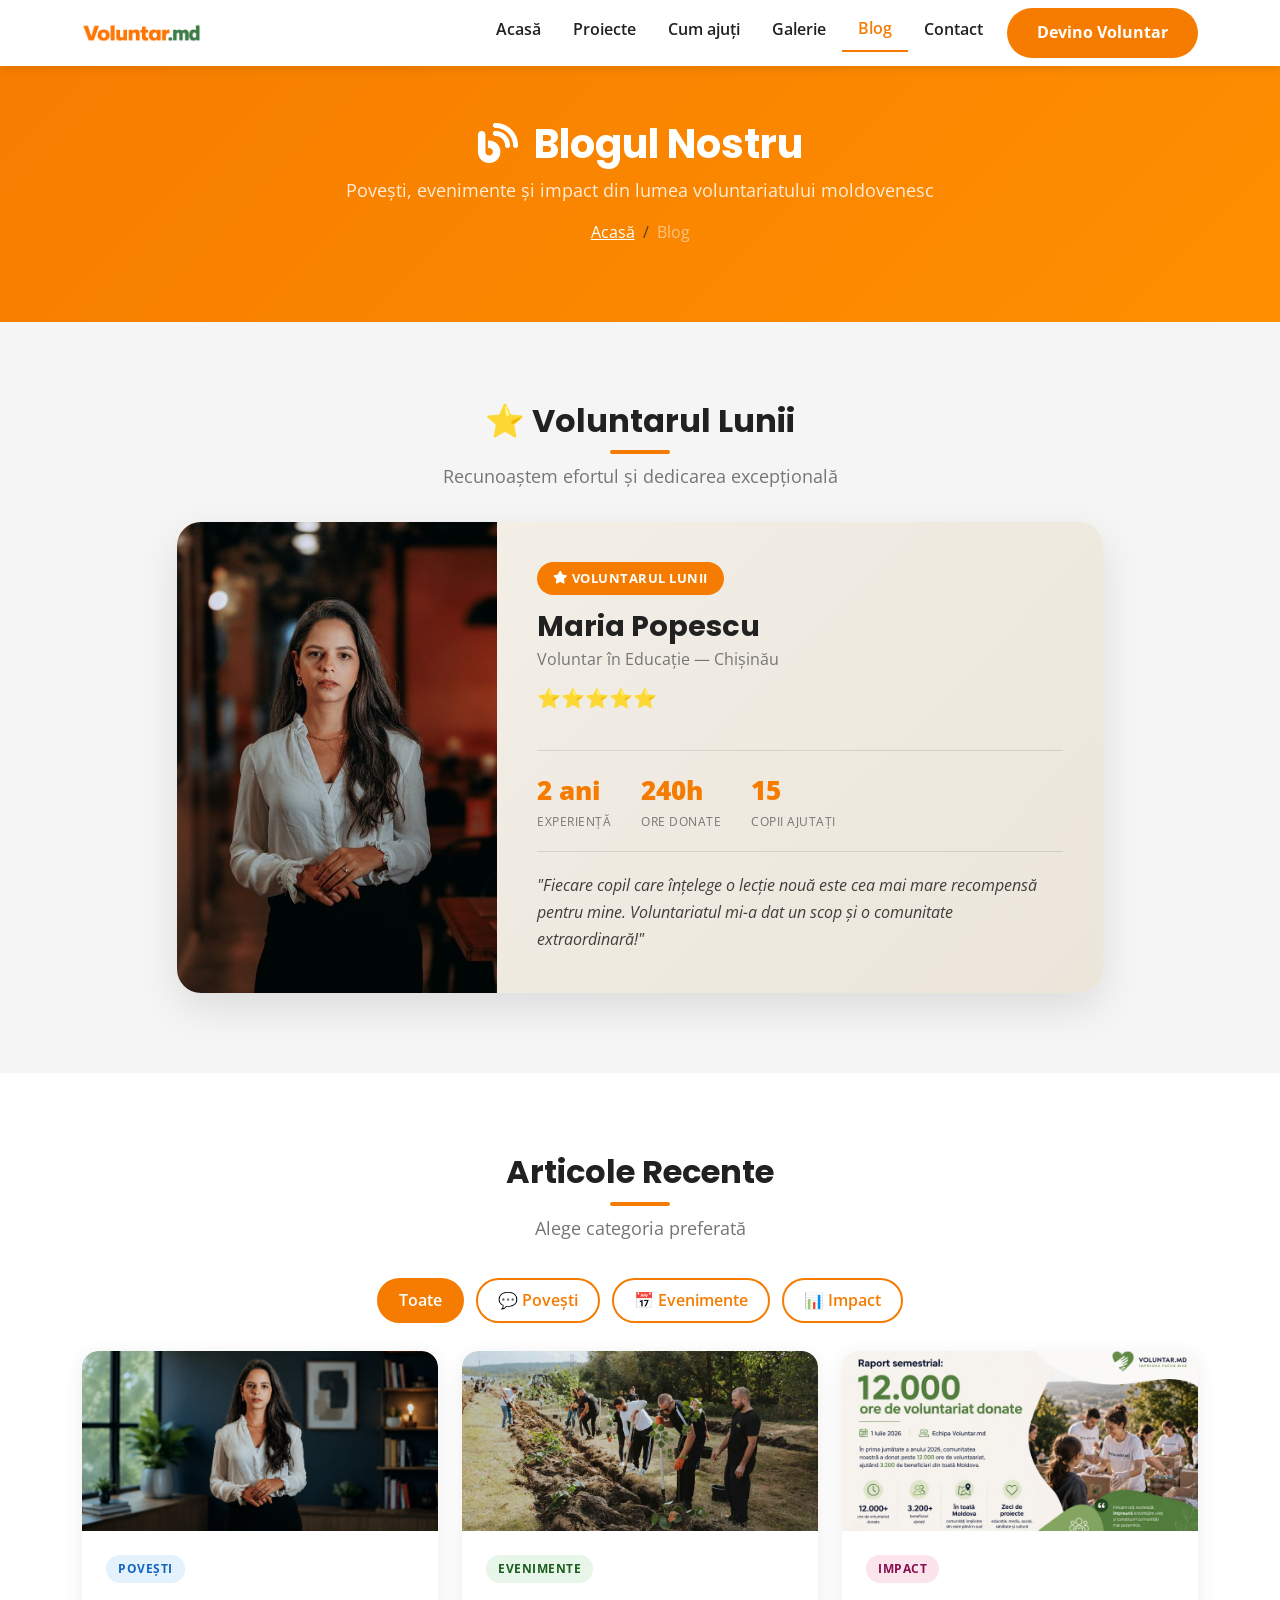
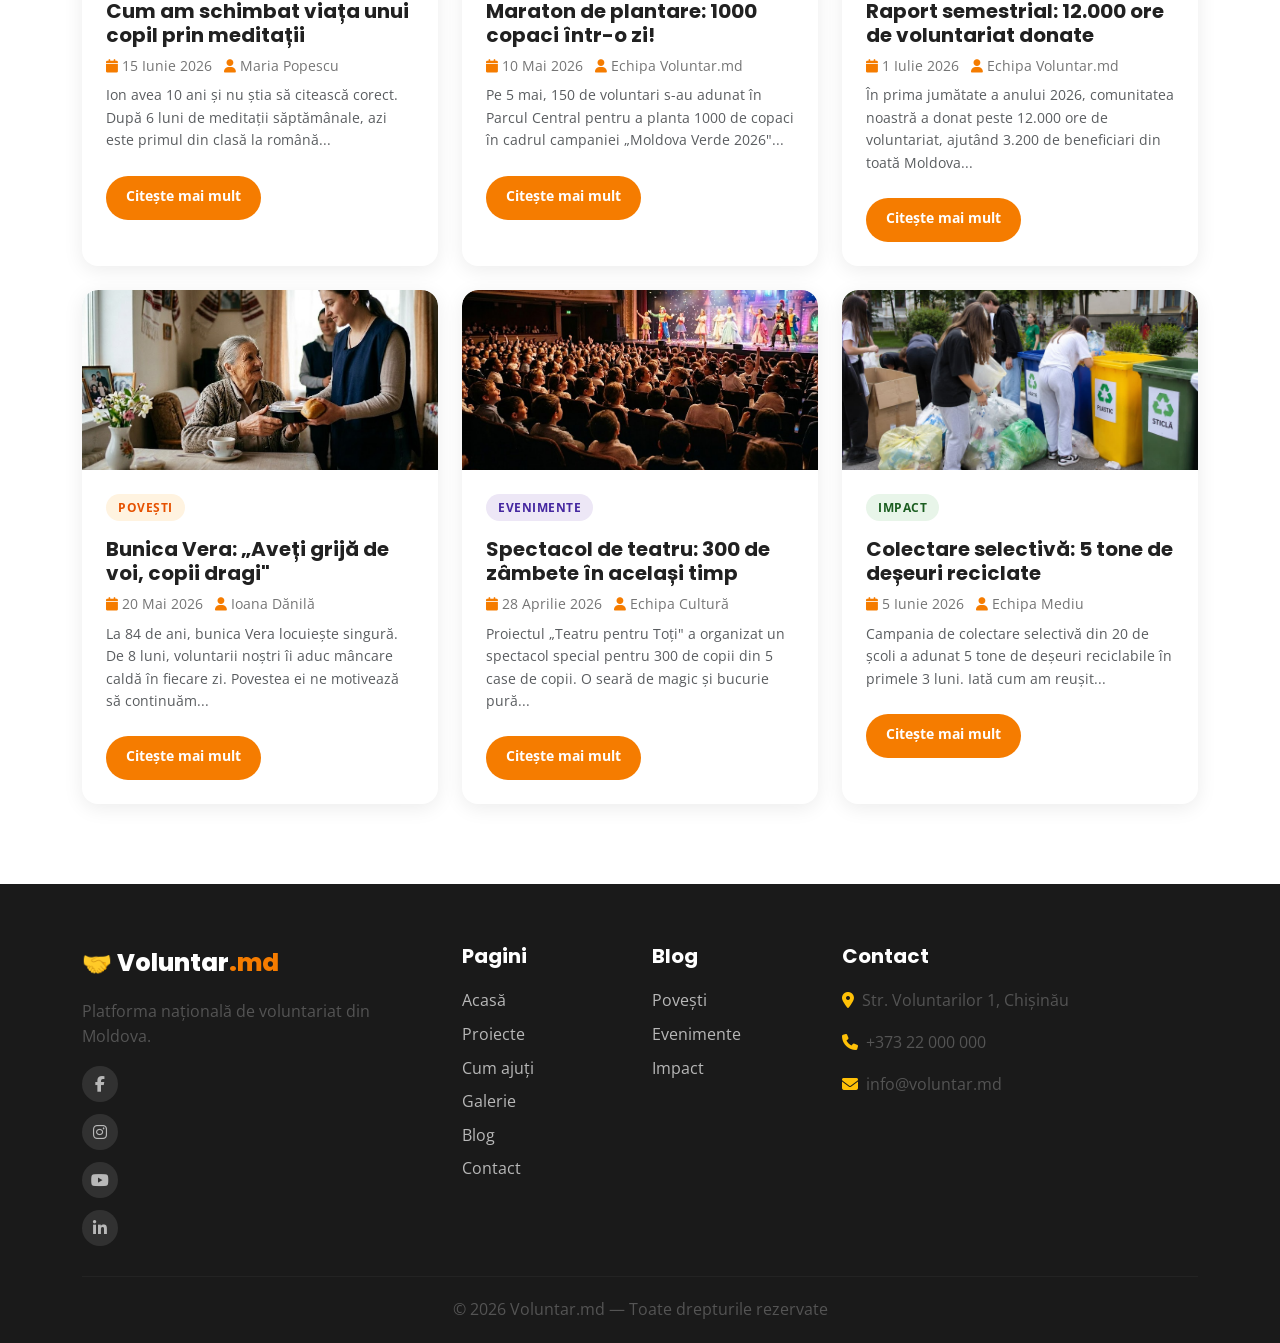
<file: blog.html>
<!DOCTYPE html>
<html lang="ro">

<head>
  <link rel="icon" type="image/png" href="./favicon.ico">
  <meta charset="UTF-8" />
  <meta name="viewport" content="width=device-width, initial-scale=1.0" />
  <title>Blog — Voluntar.md</title>
  <meta name="description"
    content="Citește articolele noastre despre voluntariat, povești de succes, evenimente și impactul comunității Voluntar.md în Moldova." />
  <link href="https://cdn.jsdelivr.net/npm/bootstrap@5.3.0/dist/css/bootstrap.min.css" rel="stylesheet" />
  <link href="https://cdnjs.cloudflare.com/ajax/libs/font-awesome/6.4.0/css/all.min.css" rel="stylesheet" />
  <link
    href="https://fonts.googleapis.com/css2?family=Poppins:wght@400;600;700;800&family=Open+Sans:wght@400;600&display=swap"
    rel="stylesheet" />
  <link rel="stylesheet" href="css/style.css" />
</head>

<body>

  <!-- NAVBAR -->
  <nav class="navbar navbar-expand-lg fixed-top">
    <div class="container">
      <a class="navbar-brand" href="index.html">
        <img src="./img/logo.png" alt="Voluntar.md" height="40">
      </a>
      <button class="navbar-toggler" type="button" data-bs-toggle="collapse" data-bs-target="#navMenu"
        aria-label="Meniu">
        <span class="navbar-toggler-icon"></span>
      </button>
      <div class="collapse navbar-collapse" id="navMenu">
        <ul class="navbar-nav ms-auto">
          <li class="nav-item"><a class="nav-link" href="index.html">Acasă</a></li>
          <li class="nav-item"><a class="nav-link" href="projects.html">Proiecte</a></li>
          <li class="nav-item"><a class="nav-link" href="help.html">Cum ajuți</a></li>
          <li class="nav-item"><a class="nav-link" href="gallery.html">Galerie</a></li>
          <li class="nav-item"><a class="nav-link active" href="blog.html">Blog</a></li>
          <li class="nav-item"><a class="nav-link" href="contact.html">Contact</a></li>
          <li class="nav-item ms-2"><a class="btn-primary-custom" href="contact.html">Devino Voluntar</a></li>
        </ul>
      </div>
    </div>
  </nav>

  <!-- PAGE HERO -->
  <section class="page-hero">
    <div class="container">
      <h1><i class="fas fa-blog me-3"></i>Blogul Nostru</h1>
      <p>Povești, evenimente și impact din lumea voluntariatului moldovenesc</p>
      <nav aria-label="breadcrumb">
        <ol class="breadcrumb justify-content-center">
          <li class="breadcrumb-item"><a href="index.html" class="text-white">Acasă</a></li>
          <li class="breadcrumb-item active text-white-50">Blog</li>
        </ol>
      </nav>
    </div>
  </section>

  <!-- VOLUNTARUL LUNII -->
  <section class="section-padding bg-light-custom">
    <div class="container">
      <div class="text-center mb-4">
        <h2 class="section-title">⭐ Voluntarul Lunii</h2>
        <p class="section-subtitle">Recunoaștem efortul și dedicarea excepțională</p>
      </div>
      <div class="row justify-content-center">
        <div class="col-lg-10">
          <div class="volunteer-month">
            <div class="volunteer-month-photo">
              <img src="./img/hero/voluntarul lunii.jpg" alt="Maria Popescu">
            </div>
            <div class="volunteer-month-content">
              <span class="volunteer-month-badge"><i class="fas fa-star me-1"></i>Voluntarul Lunii</span>
              <h3 class="fw-bold">Maria Popescu</h3>
              <p class="volunteer-month-role">Voluntar în Educație — Chișinău</p>
              <div class="stars mb-3">⭐⭐⭐⭐⭐</div>

              <div class="volunteer-month-stats">
                <div>
                  <strong>2 ani</strong>
                  <small>Experiență</small>
                </div>
                <div>
                  <strong>240h</strong>
                  <small>Ore donate</small>
                </div>
                <div>
                  <strong>15</strong>
                  <small>Copii ajutați</small>
                </div>
              </div>

              <p class="volunteer-month-quote">"Fiecare copil care înțelege o lecție nouă este cea mai mare recompensă
                pentru mine. Voluntariatul mi-a dat un scop și o comunitate extraordinară!"</p>
            </div>
          </div>
        </div>
      </div>
    </div>
  </section>

  <!-- FILTRARE BLOG -->
  <section class="section-padding">
    <div class="container">
      <div class="text-center mb-4">
        <h2 class="section-title">Articole Recente</h2>
        <p class="section-subtitle">Alege categoria preferată</p>
        <div>
          <button class="filter-btn active" onclick="filterBlog(this,'all')">Toate</button>
          <button class="filter-btn" onclick="filterBlog(this,'povesti')">💬 Povești</button>
          <button class="filter-btn" onclick="filterBlog(this,'evenimente')">📅 Evenimente</button>
          <button class="filter-btn" onclick="filterBlog(this,'impact')">📊 Impact</button>
        </div>
      </div>

      <div class="row g-4" id="blogGrid">

        <div class="col-md-6 col-lg-4 blog-post-item" data-category="povesti">
          <div class="blog-card h-100">
            <img src="./img/blog/1 meditatii maria.jpg" alt="Meditații copii" class="blog-card-img">
            <div class="p-4">
              <span class="card-badge badge-educatie mb-2">Povești</span>
              <h5 class="fw-bold mt-2">Cum am schimbat viața unui copil prin meditații</h5>
              <p class="blog-meta mb-2">
                <i class="fas fa-calendar me-1"></i>15 Iunie 2026 &nbsp;
                <i class="fas fa-user me-1"></i>Maria Popescu
              </p>
              <p class="text-muted small">Ion avea 10 ani și nu știa să citească corect. După 6 luni de meditații
                săptămânale, azi este primul din clasă la română...</p>
              <a href="#" class="btn-primary-custom mt-2" style="padding:8px 20px;font-size:0.9rem;">Citește mai
                mult</a>
            </div>
          </div>
        </div>

        <div class="col-md-6 col-lg-4 blog-post-item" data-category="evenimente">
          <div class="blog-card h-100">
            <img src="./img/blog/plant copaci 1.jpg" alt="Plantare copaci" class="blog-card-img">
            <div class="p-4">
              <span class="card-badge badge-mediu mb-2">Evenimente</span>
              <h5 class="fw-bold mt-2">Maraton de plantare: 1000 copaci într-o zi!</h5>
              <p class="blog-meta mb-2">
                <i class="fas fa-calendar me-1"></i>10 Mai 2026 &nbsp;
                <i class="fas fa-user me-1"></i>Echipa Voluntar.md
              </p>
              <p class="text-muted small">Pe 5 mai, 150 de voluntari s-au adunat în Parcul Central pentru a planta 1000
                de copaci în cadrul campaniei „Moldova Verde 2026"...</p>
              <a href="#" class="btn-primary-custom mt-2" style="padding:8px 20px;font-size:0.9rem;">Citește mai
                mult</a>
            </div>
          </div>
        </div>

        <div class="col-md-6 col-lg-4 blog-post-item" data-category="impact">
          <div class="blog-card h-100">
            <img src="./img/blog/raport.jpg" alt="Raport voluntariat" class="blog-card-img">
            <div class="p-4">
              <span class="card-badge badge-sanatate mb-2">Impact</span>
              <h5 class="fw-bold mt-2">Raport semestrial: 12.000 ore de voluntariat donate</h5>
              <p class="blog-meta mb-2">
                <i class="fas fa-calendar me-1"></i>1 Iulie 2026 &nbsp;
                <i class="fas fa-user me-1"></i>Echipa Voluntar.md
              </p>
              <p class="text-muted small">În prima jumătate a anului 2026, comunitatea noastră a donat peste 12.000 ore
                de voluntariat, ajutând 3.200 de beneficiari din toată Moldova...</p>
              <a href="#" class="btn-primary-custom mt-2" style="padding:8px 20px;font-size:0.9rem;">Citește mai
                mult</a>
            </div>
          </div>
        </div>

        <div class="col-md-6 col-lg-4 blog-post-item" data-category="povesti">
          <div class="blog-card h-100">
            <img src="./img/blog/bunica.jpg" alt="Bunica Vera" class="blog-card-img">
            <div class="p-4">
              <span class="card-badge badge-social mb-2">Povești</span>
              <h5 class="fw-bold mt-2">Bunica Vera: „Aveți grijă de voi, copii dragi"</h5>
              <p class="blog-meta mb-2">
                <i class="fas fa-calendar me-1"></i>20 Mai 2026 &nbsp;
                <i class="fas fa-user me-1"></i>Ioana Dănilă
              </p>
              <p class="text-muted small">La 84 de ani, bunica Vera locuiește singură. De 8 luni, voluntarii noștri îi
                aduc mâncare caldă în fiecare zi. Povestea ei ne motivează să continuăm...</p>
              <a href="#" class="btn-primary-custom mt-2" style="padding:8px 20px;font-size:0.9rem;">Citește mai
                mult</a>
            </div>
          </div>
        </div>

        <div class="col-md-6 col-lg-4 blog-post-item" data-category="evenimente">
          <div class="blog-card h-100">
            <img src="./img/blog/copii fericiti.jpg" alt="Spectacol teatru" class="blog-card-img">
            <div class="p-4">
              <span class="card-badge badge-cultura mb-2">Evenimente</span>
              <h5 class="fw-bold mt-2">Spectacol de teatru: 300 de zâmbete în același timp</h5>
              <p class="blog-meta mb-2">
                <i class="fas fa-calendar me-1"></i>28 Aprilie 2026 &nbsp;
                <i class="fas fa-user me-1"></i>Echipa Cultură
              </p>
              <p class="text-muted small">Proiectul „Teatru pentru Toți" a organizat un spectacol special pentru 300 de
                copii din 5 case de copii. O seară de magic și bucurie pură...</p>
              <a href="#" class="btn-primary-custom mt-2" style="padding:8px 20px;font-size:0.9rem;">Citește mai
                mult</a>
            </div>
          </div>
        </div>

        <div class="col-md-6 col-lg-4 blog-post-item" data-category="impact">
          <div class="blog-card h-100">
            <img src="./img/blog/gunoi reciclare.jpg" alt="Colectare selectivă" class="blog-card-img">
            <div class="p-4">
              <span class="card-badge badge-mediu mb-2">Impact</span>
              <h5 class="fw-bold mt-2">Colectare selectivă: 5 tone de deșeuri reciclate</h5>
              <p class="blog-meta mb-2">
                <i class="fas fa-calendar me-1"></i>5 Iunie 2026 &nbsp;
                <i class="fas fa-user me-1"></i>Echipa Mediu
              </p>
              <p class="text-muted small">Campania de colectare selectivă din 20 de școli a adunat 5 tone de deșeuri
                reciclabile în primele 3 luni. Iată cum am reușit...</p>
              <a href="#" class="btn-primary-custom mt-2" style="padding:8px 20px;font-size:0.9rem;">Citește mai
                mult</a>
            </div>
          </div>
        </div>

      </div>
    </div>
  </section>

  <!-- FOOTER -->
  <footer>
    <div class="container">
      <div class="row g-4">
        <div class="col-lg-4">
          <div class="footer-brand mb-3">🤝 Voluntar<span>.md</span></div>
          <p class="text-muted">Platforma națională de voluntariat din Moldova.</p>
          <div class="social-links mt-3">
            <a href="#" aria-label="Facebook"><i class="fab fa-facebook-f"></i></a>
            <a href="#" aria-label="Instagram"><i class="fab fa-instagram"></i></a>
            <a href="#" aria-label="YouTube"><i class="fab fa-youtube"></i></a>
            <a href="#" aria-label="LinkedIn"><i class="fab fa-linkedin-in"></i></a>
          </div>
        </div>
        <div class="col-6 col-lg-2">
          <h5>Pagini</h5>
          <a href="index.html">Acasă</a>
          <a href="projects.html">Proiecte</a>
          <a href="help.html">Cum ajuți</a>
          <a href="gallery.html">Galerie</a>
          <a href="blog.html">Blog</a>
          <a href="contact.html">Contact</a>
        </div>
        <div class="col-6 col-lg-2">
          <h5>Blog</h5>
          <a href="blog.html">Povești</a>
          <a href="blog.html">Evenimente</a>
          <a href="blog.html">Impact</a>
        </div>
        <div class="col-lg-4">
          <h5>Contact</h5>
          <p class="text-muted"><i class="fas fa-map-marker-alt text-warning me-2"></i>Str. Voluntarilor 1, Chișinău</p>
          <p class="text-muted"><i class="fas fa-phone text-warning me-2"></i>+373 22 000 000</p>
          <p class="text-muted"><i class="fas fa-envelope text-warning me-2"></i>info@voluntar.md</p>
        </div>
      </div>
      <hr class="footer-divider" />
      <p class="text-muted text-center mb-0">© 2026 Voluntar.md — Toate drepturile rezervate</p>
    </div>
  </footer>

  <button id="backToTop" aria-label="Înapoi sus"><i class="fas fa-chevron-up"></i></button>
  <script src="https://cdn.jsdelivr.net/npm/bootstrap@5.3.0/dist/js/bootstrap.bundle.min.js"></script>
  <script src="js/main.js" defer></script>
  <script>
    // Filtrare blog aici este
    function filterBlog(btn, category) {
      document.querySelectorAll('.filter-btn').forEach(function (b) { b.classList.remove('active'); });
      btn.classList.add('active');
      document.querySelectorAll('.blog-post-item').forEach(function (item) {
        if (category === 'all' || item.getAttribute('data-category') === category) {
          item.style.display = 'block';
        } else {
          item.style.display = 'none';
        }
      });
    }
  </script>
</body>

</html>
</file>
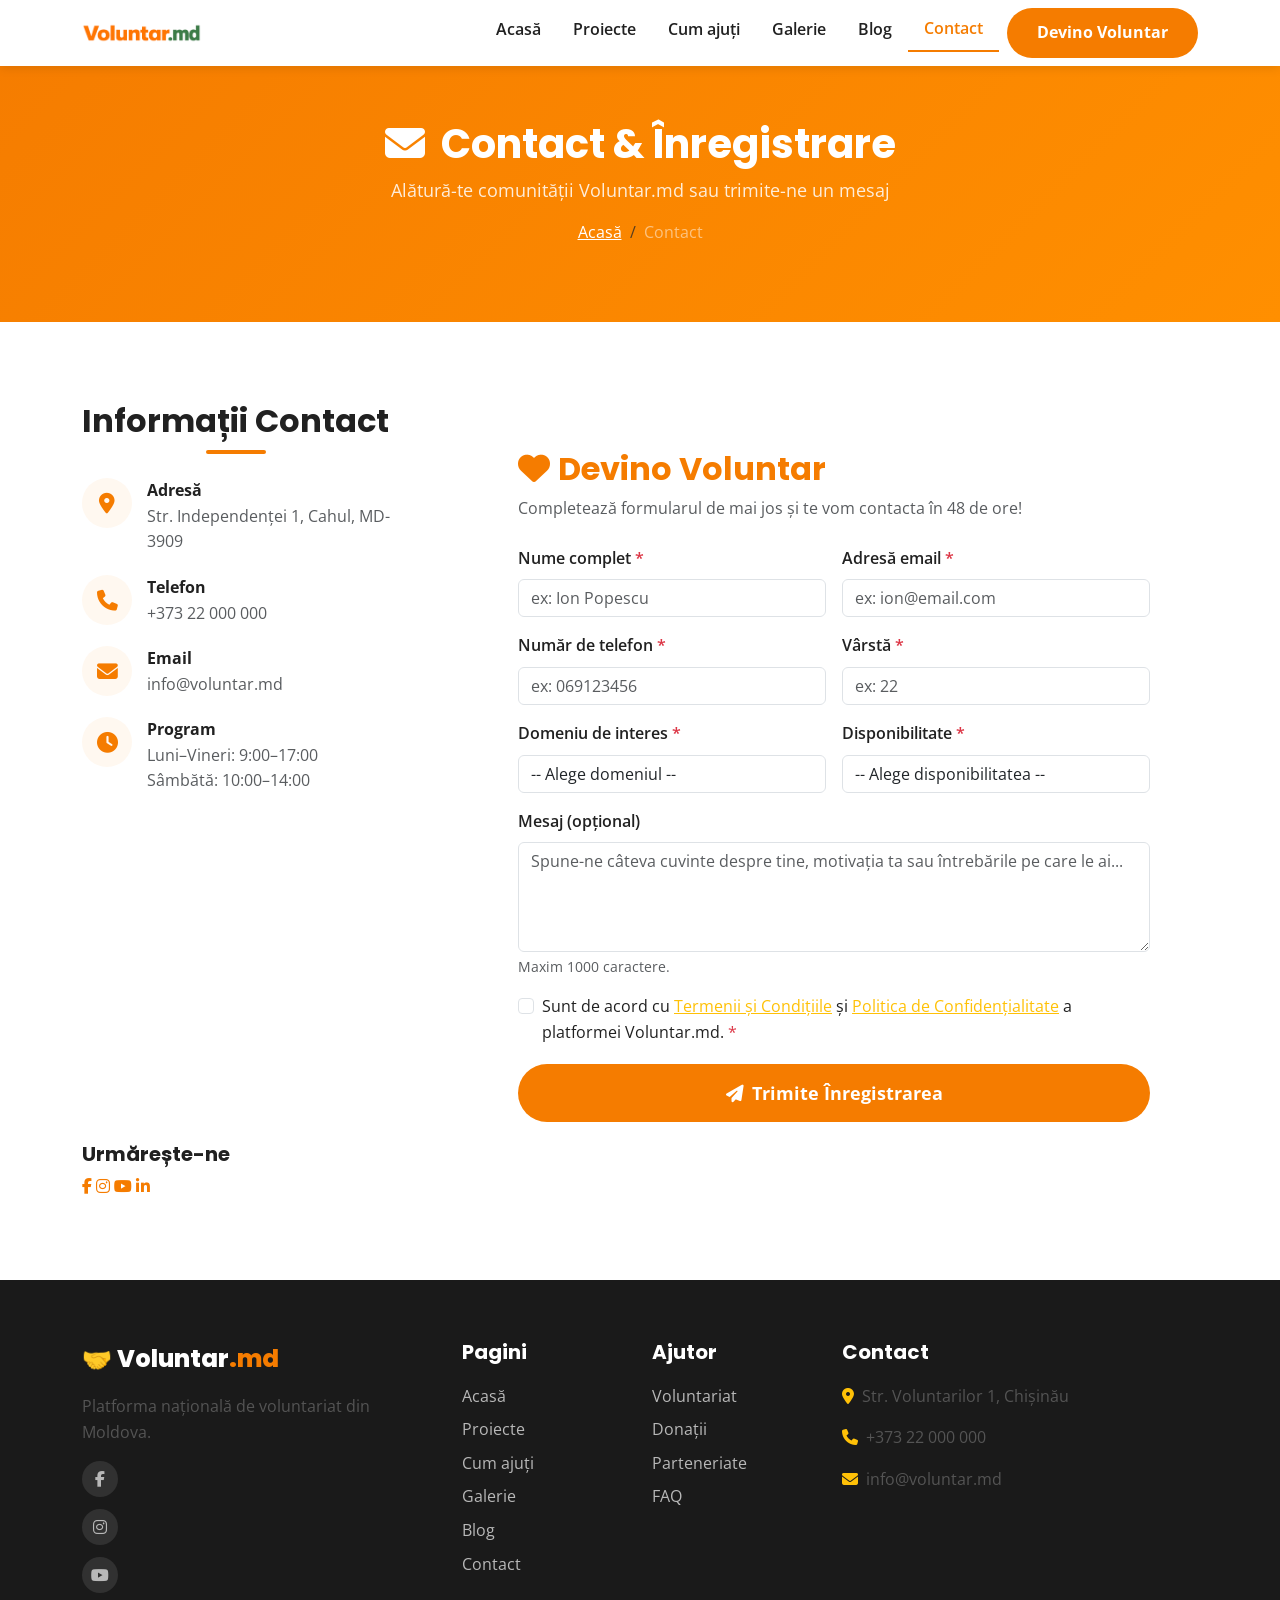
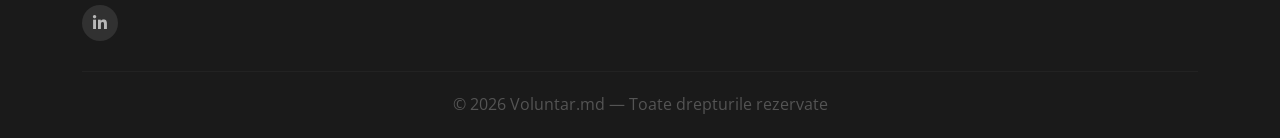
<file: contact.html>
<!DOCTYPE html>
<html lang="ro">

<head>
  <link rel="icon" type="image/png" href="./favicon.ico">
  <meta charset="UTF-8" />
  <meta name="viewport" content="width=device-width, initial-scale=1.0" />
  <title>Contact & Înregistrare Voluntar — Voluntar.md</title>
  <meta name="description"
    content="Înregistrează-te ca voluntar pe Voluntar.md sau contactează-ne. Formularul de înregistrare voluntar cu validare completă." />
  <link href="https://cdn.jsdelivr.net/npm/bootstrap@5.3.0/dist/css/bootstrap.min.css" rel="stylesheet" />
  <link href="https://cdnjs.cloudflare.com/ajax/libs/font-awesome/6.4.0/css/all.min.css" rel="stylesheet" />
  <link
    href="https://fonts.googleapis.com/css2?family=Poppins:wght@400;600;700;800&family=Open+Sans:wght@400;600&display=swap"
    rel="stylesheet" />
  <link rel="stylesheet" href="css/style.css" />
</head>

<body>

  <!-- NAVBAR -->
  <nav class="navbar navbar-expand-lg fixed-top">
    <div class="container">
      <a class="navbar-brand" href="index.html">
        <img src="./img/logo.png" alt="Voluntar.md" height="40">
      </a>
      <button class="navbar-toggler" type="button" data-bs-toggle="collapse" data-bs-target="#navMenu"
        aria-label="Meniu">
        <span class="navbar-toggler-icon"></span>
      </button>
      <div class="collapse navbar-collapse" id="navMenu">
        <ul class="navbar-nav ms-auto">
          <li class="nav-item"><a class="nav-link" href="index.html">Acasă</a></li>
          <li class="nav-item"><a class="nav-link" href="projects.html">Proiecte</a></li>
          <li class="nav-item"><a class="nav-link" href="help.html">Cum ajuți</a></li>
          <li class="nav-item"><a class="nav-link" href="gallery.html">Galerie</a></li>
          <li class="nav-item"><a class="nav-link" href="blog.html">Blog</a></li>
          <li class="nav-item"><a class="nav-link active" href="contact.html">Contact</a></li>
          <li class="nav-item ms-2"><a class="btn-primary-custom" href="#formular">Devino Voluntar</a></li>
        </ul>
      </div>
    </div>
  </nav>

  <!-- PAGE HERO -->
  <section class="page-hero">
    <div class="container">
      <h1><i class="fas fa-envelope me-3"></i>Contact & Înregistrare</h1>
      <p>Alătură-te comunității Voluntar.md sau trimite-ne un mesaj</p>
      <nav aria-label="breadcrumb">
        <ol class="breadcrumb justify-content-center">
          <li class="breadcrumb-item"><a href="index.html" class="text-white">Acasă</a></li>
          <li class="breadcrumb-item active text-white-50">Contact</li>
        </ol>
      </nav>
    </div>
  </section>

  <!-- CONTACT INFO + FORMULAR -->
  <section class="section-padding" id="formular">
    <div class="container">
      <div class="row g-5">

        <!-- INFO CONTACT -->
        <div class="col-lg-4">
          <h2 class="section-title text-start mb-4">Informații Contact</h2>

          <div class="contact-info-item">
            <div class="contact-icon"><i class="fas fa-map-marker-alt"></i></div>
            <div>
              <strong>Adresă</strong>
              <p class="text-muted mb-0">Str. Independenței 1, Cahul, MD-3909</p>
            </div>
          </div>

          <div class="contact-info-item">
            <div class="contact-icon"><i class="fas fa-phone"></i></div>
            <div>
              <strong>Telefon</strong>
              <p class="text-muted mb-0">+373 22 000 000</p>
            </div>
          </div>

          <div class="contact-info-item">
            <div class="contact-icon"><i class="fas fa-envelope"></i></div>
            <div>
              <strong>Email</strong>
              <p class="text-muted mb-0">info@voluntar.md</p>
            </div>
          </div>

          <div class="contact-info-item">
            <div class="contact-icon"><i class="fas fa-clock"></i></div>
            <div>
              <strong>Program</strong>
              <p class="text-muted mb-0">Luni–Vineri: 9:00–17:00<br>Sâmbătă: 10:00–14:00</p>
            </div>
          </div>

          <!-- HARTA -->
          <div class="mt-4" style="border-radius:16px;overflow:hidden;">
            <iframe src="https://www.google.com/maps?q=Strada+Independen%C8%9Bei+1,+Cahul,+Moldova&output=embed"
              width="100%" height="300" style="border:0;display:block;" loading="lazy"
              referrerpolicy="no-referrer-when-downgrade" title="Locația Voluntar.md în Cahul">
            </iframe>
          </div>

          <!-- SOCIAL MEDIA -->
          <div class="mt-4">
            <h5 class="fw-bold">Urmărește-ne</h5>
            <div class="social-links-page mt-2">
              <a href="#" aria-label="Facebook"><i class="fab fa-facebook-f"></i></a>
              <a href="#" aria-label="Instagram"><i class="fab fa-instagram"></i></a>
              <a href="#" aria-label="YouTube"><i class="fab fa-youtube"></i></a>
              <a href="#" aria-label="LinkedIn"><i class="fab fa-linkedin-in"></i></a>
            </div>
          </div>
        </div>

        <!-- FORMULAR -->
        <div class="col-lg-8">
          <div class="project-card p-4 p-md-5">
            <h2 class="fw-bold mb-2" style="color:var(--primary);">
              <i class="fas fa-heart me-2"></i>Devino Voluntar
            </h2>
            <p class="text-muted mb-4">Completează formularul de mai jos și te vom contacta în 48 de ore!</p>

            <!-- ALERTA MESAJ -->
            <div id="formAlert"></div>

            <form id="voluntarForm" novalidate>
              <div class="row g-3">

                <!-- NUME -->
                <div class="col-md-6">
                  <label for="nume" class="form-label">Nume complet <span class="text-danger">*</span></label>
                  <input type="text" class="form-control" id="nume" name="nume" placeholder="ex: Ion Popescu" required
                    minlength="3" maxlength="100" />
                  <div class="invalid-feedback">Introduceți numele complet (minim 3 caractere).</div>
                  <div class="valid-feedback">Arată bine!</div>
                </div>

                <!-- EMAIL -->
                <div class="col-md-6">
                  <label for="email" class="form-label">Adresă email <span class="text-danger">*</span></label>
                  <input type="email" class="form-control" id="email" name="email" placeholder="ex: ion@email.com"
                    required />
                  <div class="invalid-feedback">Introduceți o adresă email validă.</div>
                  <div class="valid-feedback">Corect!</div>
                </div>

                <!-- TELEFON -->
                <div class="col-md-6">
                  <label for="telefon" class="form-label">Număr de telefon <span class="text-danger">*</span></label>
                  <input type="tel" class="form-control" id="telefon" name="telefon" placeholder="ex: 069123456"
                    required />
                  <div class="invalid-feedback">Introduceți un număr valid (ex: 069123456 sau +37369123456).</div>
                  <div class="valid-feedback">Corect!</div>
                </div>

                <!-- VARSTA -->
                <div class="col-md-6">
                  <label for="varsta" class="form-label">Vârstă <span class="text-danger">*</span></label>
                  <input type="number" class="form-control" id="varsta" name="varsta" placeholder="ex: 22" min="14"
                    max="99" required />
                  <div class="invalid-feedback">Vârsta trebuie să fie între 14 și 99 ani.</div>
                  <div class="valid-feedback">Corect!</div>
                </div>

                <!-- DOMENIU INTERES -->
                <div class="col-md-6">
                  <label for="domeniu" class="form-label">Domeniu de interes <span class="text-danger">*</span></label>
                  <select class="form-control" id="domeniu" name="domeniu" required>
                    <option value="">-- Alege domeniul --</option>
                    <option value="educatie">📚 Educație</option>
                    <option value="mediu">🌳 Mediu</option>
                    <option value="social">🤲 Social</option>
                    <option value="sanatate">❤️ Sănătate</option>
                    <option value="cultura">🎭 Cultură</option>
                    <option value="altele">🔧 Altele</option>
                  </select>
                  <div class="invalid-feedback">Selectați un domeniu de interes.</div>
                  <div class="valid-feedback">Ales!</div>
                </div>

                <!-- DISPONIBILITATE -->
                <div class="col-md-6">
                  <label for="disponibilitate" class="form-label">Disponibilitate <span
                      class="text-danger">*</span></label>
                  <select class="form-control" id="disponibilitate" name="disponibilitate" required>
                    <option value="">-- Alege disponibilitatea --</option>
                    <option value="weekend">Weekend (Sâmbătă/Duminică)</option>
                    <option value="saptamana">Zile lucrătoare</option>
                    <option value="seri">Seri (după 17:00)</option>
                    <option value="flexibil">Flexibil</option>
                  </select>
                  <div class="invalid-feedback">Selectați disponibilitatea dvs.</div>
                </div>

                <!-- MESAJ -->
                <div class="col-12">
                  <label for="mesaj" class="form-label">Mesaj (opțional)</label>
                  <textarea class="form-control" id="mesaj" name="mesaj" rows="4"
                    placeholder="Spune-ne câteva cuvinte despre tine, motivația ta sau întrebările pe care le ai..."
                    maxlength="1000"></textarea>
                  <div class="form-text text-muted">Maxim 1000 caractere.</div>
                </div>

                <!-- ACORD -->
                <div class="col-12">
                  <div class="form-check">
                    <input class="form-check-input" type="checkbox" id="acord" required />
                    <label class="form-check-label" for="acord">
                      Sunt de acord cu <a href="#" class="text-warning">Termenii și Condițiile</a> și
                      <a href="#" class="text-warning">Politica de Confidențialitate</a> a platformei Voluntar.md. <span
                        class="text-danger">*</span>
                    </label>
                    <div class="invalid-feedback">Trebuie să fiți de acord cu termenii pentru a continua.</div>
                  </div>
                </div>

                <!-- BUTON SUBMIT -->
                <div class="col-12">
                  <button type="submit" class="btn-primary-custom w-100" style="padding:15px;font-size:1.1rem;">
                    <i class="fas fa-paper-plane me-2"></i>Trimite Înregistrarea
                  </button>
                </div>

              </div>
            </form>
          </div>
        </div>

      </div>
    </div>
  </section>

  <!-- FOOTER -->
  <footer>
    <div class="container">
      <div class="row g-4">
        <div class="col-lg-4">
          <div class="footer-brand mb-3">🤝 Voluntar<span>.md</span></div>
          <p class="text-muted">Platforma națională de voluntariat din Moldova.</p>
          <div class="social-links mt-3">
            <a href="#" aria-label="Facebook"><i class="fab fa-facebook-f"></i></a>
            <a href="#" aria-label="Instagram"><i class="fab fa-instagram"></i></a>
            <a href="#" aria-label="YouTube"><i class="fab fa-youtube"></i></a>
            <a href="#" aria-label="LinkedIn"><i class="fab fa-linkedin-in"></i></a>
          </div>
        </div>
        <div class="col-6 col-lg-2">
          <h5>Pagini</h5>
          <a href="index.html">Acasă</a>
          <a href="projects.html">Proiecte</a>
          <a href="help.html">Cum ajuți</a>
          <a href="gallery.html">Galerie</a>
          <a href="blog.html">Blog</a>
          <a href="contact.html">Contact</a>
        </div>
        <div class="col-6 col-lg-2">
          <h5>Ajutor</h5>
          <a href="help.html">Voluntariat</a>
          <a href="help.html">Donații</a>
          <a href="help.html">Parteneriate</a>
          <a href="help.html">FAQ</a>
        </div>
        <div class="col-lg-4">
          <h5>Contact</h5>
          <p class="text-muted"><i class="fas fa-map-marker-alt text-warning me-2"></i>Str. Voluntarilor 1, Chișinău</p>
          <p class="text-muted"><i class="fas fa-phone text-warning me-2"></i>+373 22 000 000</p>
          <p class="text-muted"><i class="fas fa-envelope text-warning me-2"></i>info@voluntar.md</p>
        </div>
      </div>
      <hr class="footer-divider" />
      <p class="text-muted text-center mb-0">© 2026 Voluntar.md — Toate drepturile rezervate</p>
    </div>
  </footer>

  <button id="backToTop" aria-label="Înapoi sus"><i class="fas fa-chevron-up"></i></button>
  <script src="https://cdn.jsdelivr.net/npm/bootstrap@5.3.0/dist/js/bootstrap.bundle.min.js"></script>
  <script src="js/main.js" defer></script>
  <script src="js/validation.js" defer></script>
</body>

</html>
</file>
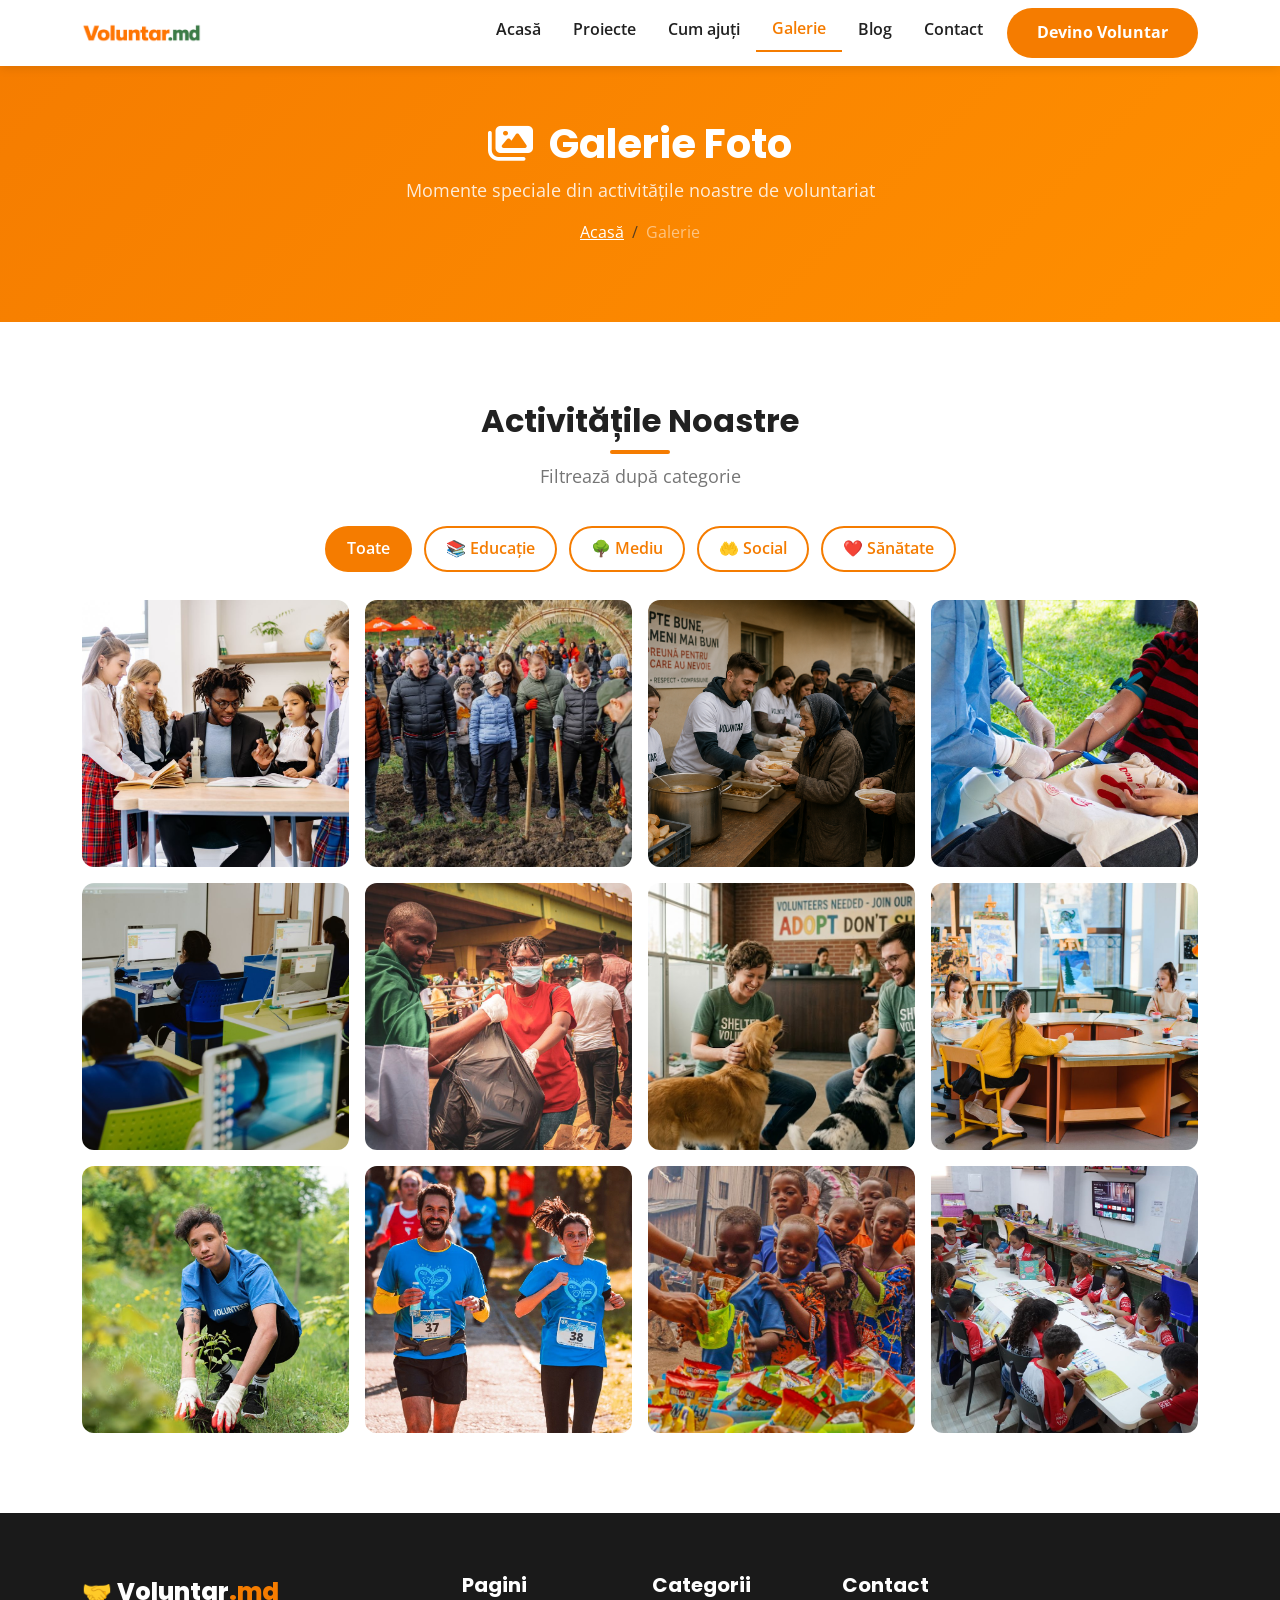
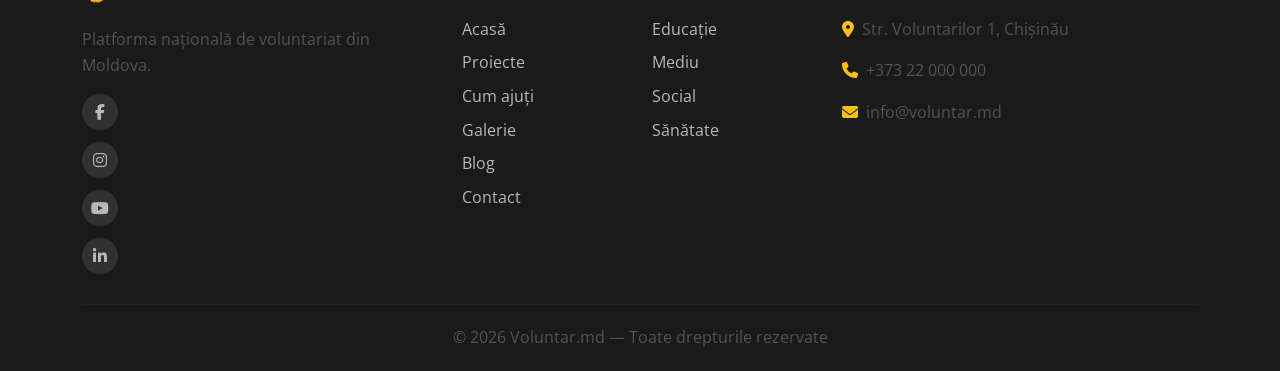
<file: gallery.html>
<!DOCTYPE html>
<html lang="ro">

<head>
  <link rel="icon" type="image/png" href="./favicon.ico">
  <meta charset="UTF-8" />
  <meta name="viewport" content="width=device-width, initial-scale=1.0" />
  <title>Galerie Foto — Voluntar.md</title>
  <meta name="description"
    content="Galeria foto a activităților de voluntariat Voluntar.md: educație, mediu, social și sănătate. Vezi cum schimbăm Moldova împreună!" />
  <link href="https://cdn.jsdelivr.net/npm/bootstrap@5.3.0/dist/css/bootstrap.min.css" rel="stylesheet" />
  <link href="https://cdnjs.cloudflare.com/ajax/libs/font-awesome/6.4.0/css/all.min.css" rel="stylesheet" />
  <link
    href="https://fonts.googleapis.com/css2?family=Poppins:wght@400;600;700;800&family=Open+Sans:wght@400;600&display=swap"
    rel="stylesheet" />
  <link rel="stylesheet" href="css/style.css" />
</head>

<body>

  <!-- NAVBAR -->
  <nav class="navbar navbar-expand-lg fixed-top">
    <div class="container">
      <a class="navbar-brand" href="index.html">
        <img src="./img/logo.png" alt="Voluntar.md" height="40">
      </a>
      <button class="navbar-toggler" type="button" data-bs-toggle="collapse" data-bs-target="#navMenu"
        aria-label="Meniu">
        <span class="navbar-toggler-icon"></span>
      </button>
      <div class="collapse navbar-collapse" id="navMenu">
        <ul class="navbar-nav ms-auto">
          <li class="nav-item"><a class="nav-link" href="index.html">Acasă</a></li>
          <li class="nav-item"><a class="nav-link" href="projects.html">Proiecte</a></li>
          <li class="nav-item"><a class="nav-link" href="help.html">Cum ajuți</a></li>
          <li class="nav-item"><a class="nav-link active" href="gallery.html">Galerie</a></li>
          <li class="nav-item"><a class="nav-link" href="blog.html">Blog</a></li>
          <li class="nav-item"><a class="nav-link" href="contact.html">Contact</a></li>
          <li class="nav-item ms-2"><a class="btn-primary-custom" href="contact.html">Devino Voluntar</a></li>
        </ul>
      </div>
    </div>
  </nav>

  <!-- PAGE HERO -->
  <section class="page-hero">
    <div class="container">
      <h1><i class="fas fa-images me-3"></i>Galerie Foto</h1>
      <p>Momente speciale din activitățile noastre de voluntariat</p>
      <nav aria-label="breadcrumb">
        <ol class="breadcrumb justify-content-center">
          <li class="breadcrumb-item"><a href="index.html" class="text-white">Acasă</a></li>
          <li class="breadcrumb-item active text-white-50">Galerie</li>
        </ol>
      </nav>
    </div>
  </section>

  <!-- FILTRARE GALERIE -->
  <section class="section-padding" style="padding-bottom: 80px;">
    <div class="container">
      <div class="text-center mb-4">
        <h2 class="section-title">Activitățile Noastre</h2>
        <p class="section-subtitle">Filtrează după categorie</p>
        <div>
          <button class="gallery-filter filter-btn active" data-filter="all">Toate</button>
          <button class="gallery-filter filter-btn" data-filter="educatie">📚 Educație</button>
          <button class="gallery-filter filter-btn" data-filter="mediu">🌳 Mediu</button>
          <button class="gallery-filter filter-btn" data-filter="social">🤲 Social</button>
          <button class="gallery-filter filter-btn" data-filter="sanatate">❤️ Sănătate</button>
        </div>
      </div>

      <!-- GALERIE GRID -->
      <div class="row g-3">

        <div class="col-6 col-md-4 col-lg-3 gallery-col" data-category="educatie">
          <div class="gallery-item" data-caption="Meditații gratuite pentru copii — Chișinău 2026">
            <img src="./img/gallery/1 edu.jpg" alt="Meditații gratuite" class="gallery-img">
            <div class="gallery-overlay"><i class="fas fa-search-plus"></i></div>
          </div>
        </div>

        <div class="col-6 col-md-4 col-lg-3 gallery-col" data-category="mediu">
          <div class="gallery-item" data-caption="Campania Plantăm Moldova Verde — Parcul Central">
            <img src="./img/gallery/plantarea copaci.jpg" alt="Plantăm Moldova Verde" class="gallery-img">
            <div class="gallery-overlay"><i class="fas fa-search-plus"></i></div>
          </div>
        </div>

        <div class="col-6 col-md-4 col-lg-3 gallery-col" data-category="social">
          <div class="gallery-item" data-caption="Mese calde pentru bătrânii singuri — Cahul">
            <img src="./img/projects/4 masa calda.png" alt="Mese pentru bătrâni" class="gallery-img">
            <div class="gallery-overlay"><i class="fas fa-search-plus"></i></div>
          </div>
        </div>

        <div class="col-6 col-md-4 col-lg-3 gallery-col" data-category="sanatate">
          <div class="gallery-item" data-caption="Campanie donare sânge — Spitalul Bălți">
            <img src="./img/gallery/2 medical.jpg" alt="Donare de sânge" class="gallery-img">
            <div class="gallery-overlay"><i class="fas fa-search-plus"></i></div>
          </div>
        </div>

        <div class="col-6 col-md-4 col-lg-3 gallery-col" data-category="educatie">
          <div class="gallery-item" data-caption="Cursuri de programare pentru copii — Bălți">
            <img src="./img/projects/7 coding.jpg" alt="Coding pentru copii" class="gallery-img">
            <div class="gallery-overlay"><i class="fas fa-search-plus"></i></div>
          </div>
        </div>

        <div class="col-6 col-md-4 col-lg-3 gallery-col" data-category="mediu">
          <div class="gallery-item" data-caption="Colectare selectivă în școli — Campanie națională">
            <img src="./img/projects/6 garbage.jpg" alt="Colectare selectivă" class="gallery-img">
            <div class="gallery-overlay"><i class="fas fa-search-plus"></i></div>
          </div>
        </div>

        <div class="col-6 col-md-4 col-lg-3 gallery-col" data-category="social">
          <div class="gallery-item" data-caption="Zi de adopție animale — Adăpostul Chișinău">
            <img src="./img/projects/8 animals.jpg" alt="Adăpost animale" class="gallery-img">
            <div class="gallery-overlay"><i class="fas fa-search-plus"></i></div>
          </div>
        </div>

        <div class="col-6 col-md-4 col-lg-3 gallery-col" data-category="educatie">
          <div class="gallery-item" data-caption="Ateliere creative pentru copii — Casa de Cultură">
            <img src="./img/gallery/atelier kids.jpg" alt="Ateliere creative" class="gallery-img">
            <div class="gallery-overlay"><i class="fas fa-search-plus"></i></div>
          </div>
        </div>

        <div class="col-6 col-md-4 col-lg-3 gallery-col" data-category="mediu">
          <div class="gallery-item" data-caption="Grădini comunitare — Proiect Urban Verde">
            <img src="./img/gallery/3 mediu plant.jpg" alt="Grădini comunitare" class="gallery-img">
            <div class="gallery-overlay"><i class="fas fa-search-plus"></i></div>
          </div>
        </div>

        <div class="col-6 col-md-4 col-lg-3 gallery-col" data-category="sanatate">
          <div class="gallery-item" data-caption="Maraton caritabil — 5km pentru sănătate">
            <img src="./img/gallery/5k running.jpg" alt="Maraton caritabil" class="gallery-img">
            <div class="gallery-overlay"><i class="fas fa-search-plus"></i></div>
          </div>
        </div>

        <div class="col-6 col-md-4 col-lg-3 gallery-col" data-category="social">
          <div class="gallery-item" data-caption="Pachete cadou pentru copiii din case de copii">
            <img src="./img/gallery/charity orphans.jpg" alt="Pachete cadou" class="gallery-img">
            <div class="gallery-overlay"><i class="fas fa-search-plus"></i></div>
          </div>
        </div>

        <div class="col-6 col-md-4 col-lg-3 gallery-col" data-category="educatie">
          <div class="gallery-item" data-caption="Club de lectură pentru tineri — Biblioteca Națională">
            <img src="./img/gallery/biblioteca copii.jpg" alt="Club de lectură" class="gallery-img">
            <div class="gallery-overlay"><i class="fas fa-search-plus"></i></div>
          </div>
        </div>

      </div>
    </div>
  </section>

  <!-- LIGHTBOX -->
  <div id="lightbox" class="lightbox" role="dialog" aria-label="Previzualizare imagine">
    <div class="lightbox-content">
      <button class="lightbox-close" id="lightboxClose" aria-label="Închide">✕</button>
      <button class="lightbox-nav" id="lightbox-prev" aria-label="Anterior">❮</button>
      <div id="lightboxPlaceholder" class="lightbox-placeholder">🖼️</div>
      <button class="lightbox-nav" id="lightbox-next" aria-label="Următor">❯</button>
      <p id="lightboxCaption" class="lightbox-caption"></p>
    </div>
  </div>

  <!-- FOOTER -->
  <footer>
    <div class="container">
      <div class="row g-4">
        <div class="col-lg-4">
          <div class="footer-brand mb-3">🤝 Voluntar<span>.md</span></div>
          <p class="text-muted">Platforma națională de voluntariat din Moldova.</p>
          <div class="social-links mt-3">
            <a href="#" aria-label="Facebook"><i class="fab fa-facebook-f"></i></a>
            <a href="#" aria-label="Instagram"><i class="fab fa-instagram"></i></a>
            <a href="#" aria-label="YouTube"><i class="fab fa-youtube"></i></a>
            <a href="#" aria-label="LinkedIn"><i class="fab fa-linkedin-in"></i></a>
          </div>
        </div>
        <div class="col-6 col-lg-2">
          <h5>Pagini</h5>
          <a href="index.html">Acasă</a>
          <a href="projects.html">Proiecte</a>
          <a href="help.html">Cum ajuți</a>
          <a href="gallery.html">Galerie</a>
          <a href="blog.html">Blog</a>
          <a href="contact.html">Contact</a>
        </div>
        <div class="col-6 col-lg-2">
          <h5>Categorii</h5>
          <a href="gallery.html">Educație</a>
          <a href="gallery.html">Mediu</a>
          <a href="gallery.html">Social</a>
          <a href="gallery.html">Sănătate</a>
        </div>
        <div class="col-lg-4">
          <h5>Contact</h5>
          <p class="text-muted"><i class="fas fa-map-marker-alt text-warning me-2"></i>Str. Voluntarilor 1, Chișinău</p>
          <p class="text-muted"><i class="fas fa-phone text-warning me-2"></i>+373 22 000 000</p>
          <p class="text-muted"><i class="fas fa-envelope text-warning me-2"></i>info@voluntar.md</p>
        </div>
      </div>
      <hr class="footer-divider" />
      <p class="text-muted text-center mb-0">© 2026 Voluntar.md — Toate drepturile rezervate</p>
    </div>
  </footer>

  <button id="backToTop" aria-label="Înapoi sus"><i class="fas fa-chevron-up"></i></button>
  <script src="https://cdn.jsdelivr.net/npm/bootstrap@5.3.0/dist/js/bootstrap.bundle.min.js"></script>
  <script src="js/main.js" defer></script>
  <script src="js/gallery.js" defer></script>
</body>

</html>
</file>
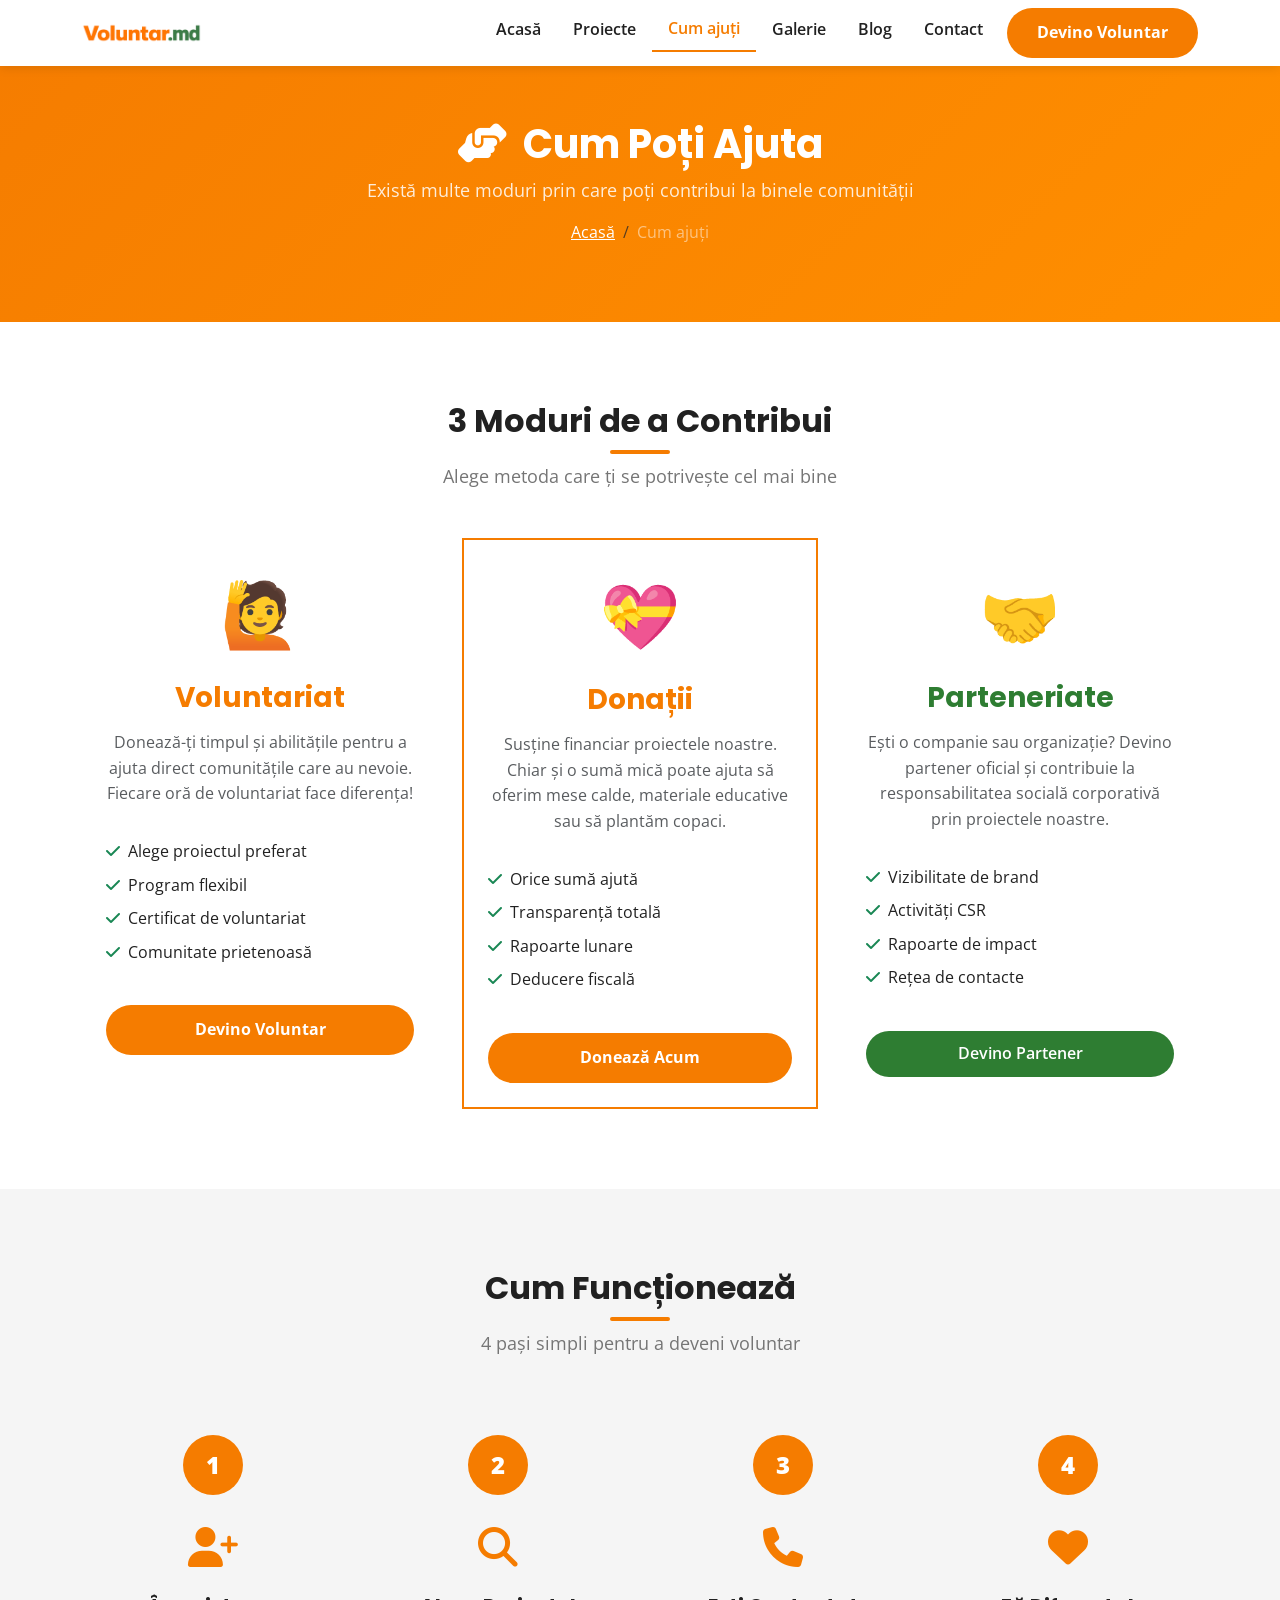
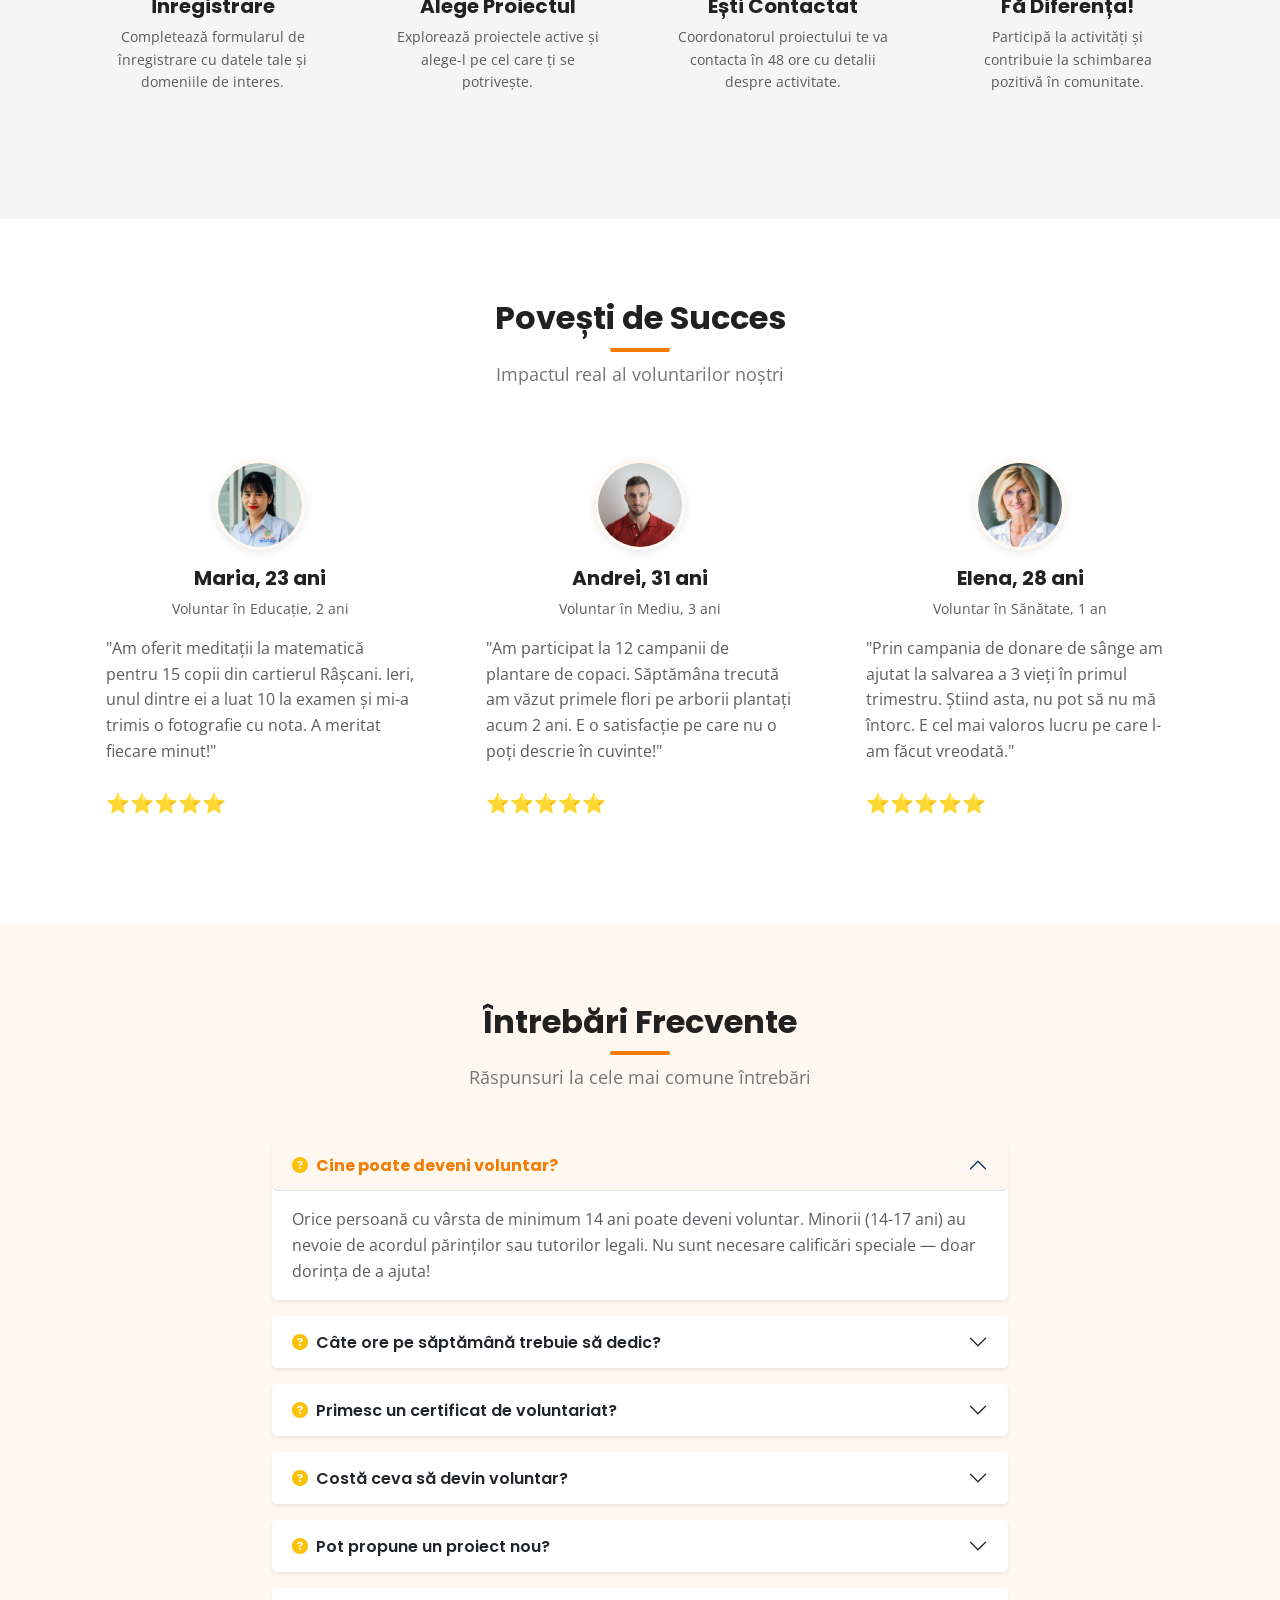
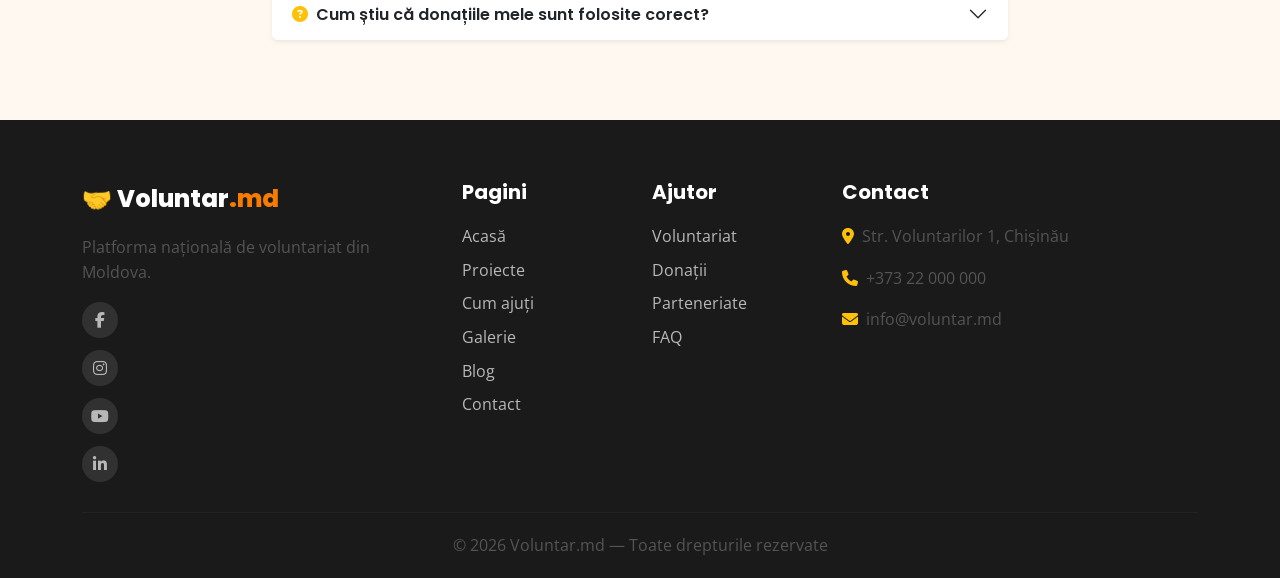
<file: help.html>
<!DOCTYPE html>
<html lang="ro">

<head>
  <link rel="icon" type="image/png" href="./favicon.ico">
  <meta charset="UTF-8" />
  <meta name="viewport" content="width=device-width, initial-scale=1.0" />
  <title>Cum Poți Ajuta — Voluntar.md</title>
  <meta name="description"
    content="Află cum poți contribui prin voluntariat, donații sau parteneriate. Descoperă pașii simpli pentru a deveni voluntar la Voluntar.md." />
  <link href="https://cdn.jsdelivr.net/npm/bootstrap@5.3.0/dist/css/bootstrap.min.css" rel="stylesheet" />
  <link href="https://cdnjs.cloudflare.com/ajax/libs/font-awesome/6.4.0/css/all.min.css" rel="stylesheet" />
  <link
    href="https://fonts.googleapis.com/css2?family=Poppins:wght@400;600;700;800&family=Open+Sans:wght@400;600&display=swap"
    rel="stylesheet" />
  <link rel="stylesheet" href="css/style.css" />
</head>

<body>

  <!-- NAVBAR -->
  <nav class="navbar navbar-expand-lg fixed-top">
    <div class="container">
      <a class="navbar-brand" href="index.html">
        <img src="./img/logo.png" alt="Voluntar.md" height="40">
      </a>
      <button class="navbar-toggler" type="button" data-bs-toggle="collapse" data-bs-target="#navMenu"
        aria-label="Meniu">
        <span class="navbar-toggler-icon"></span>
      </button>
      <div class="collapse navbar-collapse" id="navMenu">
        <ul class="navbar-nav ms-auto">
          <li class="nav-item"><a class="nav-link" href="index.html">Acasă</a></li>
          <li class="nav-item"><a class="nav-link" href="projects.html">Proiecte</a></li>
          <li class="nav-item"><a class="nav-link active" href="help.html">Cum ajuți</a></li>
          <li class="nav-item"><a class="nav-link" href="gallery.html">Galerie</a></li>
          <li class="nav-item"><a class="nav-link" href="blog.html">Blog</a></li>
          <li class="nav-item"><a class="nav-link" href="contact.html">Contact</a></li>
          <li class="nav-item ms-2"><a class="btn-primary-custom" href="contact.html">Devino Voluntar</a></li>
        </ul>
      </div>
    </div>
  </nav>

  <!-- PAGE HERO -->
  <section class="page-hero">
    <div class="container">
      <h1><i class="fas fa-hands-helping me-3"></i>Cum Poți Ajuta</h1>
      <p>Există multe moduri prin care poți contribui la binele comunității</p>
      <nav aria-label="breadcrumb">
        <ol class="breadcrumb justify-content-center">
          <li class="breadcrumb-item"><a href="index.html" class="text-white">Acasă</a></li>
          <li class="breadcrumb-item active text-white-50">Cum ajuți</li>
        </ol>
      </nav>
    </div>
  </section>

  <!-- MODALITATI DE AJUTOR -->
  <section class="section-padding">
    <div class="container">
      <div class="text-center mb-5">
        <h2 class="section-title">3 Moduri de a Contribui</h2>
        <p class="section-subtitle">Alege metoda care ți se potrivește cel mai bine</p>
      </div>
      <div class="row g-4">

        <div class="col-md-4">
          <div class="project-card h-100 text-center p-4">
            <div style="font-size:4rem;margin-bottom:1rem;">🙋</div>
            <h3 class="fw-bold mb-3" style="color:var(--primary);">Voluntariat</h3>
            <p class="text-muted">Donează-ți timpul și abilitățile pentru a ajuta direct comunitățile care au nevoie.
              Fiecare oră de voluntariat face diferența!</p>
            <ul class="list-unstyled text-start mt-3">
              <li class="mb-2"><i class="fas fa-check text-success me-2"></i>Alege proiectul preferat</li>
              <li class="mb-2"><i class="fas fa-check text-success me-2"></i>Program flexibil</li>
              <li class="mb-2"><i class="fas fa-check text-success me-2"></i>Certificat de voluntariat</li>
              <li class="mb-2"><i class="fas fa-check text-success me-2"></i>Comunitate prietenoasă</li>
            </ul>
            <a href="contact.html" class="btn-primary-custom d-block mt-3">Devino Voluntar</a>
          </div>
        </div>

        <div class="col-md-4">
          <div class="project-card h-100 text-center p-4" style="border: 2px solid var(--primary);">
            <div style="font-size:4rem;margin-bottom:1rem;">💝</div>
            <h3 class="fw-bold mb-3" style="color:var(--primary);">Donații</h3>
            <p class="text-muted">Susține financiar proiectele noastre. Chiar și o sumă mică poate ajuta să oferim mese
              calde, materiale educative sau să plantăm copaci.</p>
            <ul class="list-unstyled text-start mt-3">
              <li class="mb-2"><i class="fas fa-check text-success me-2"></i>Orice sumă ajută</li>
              <li class="mb-2"><i class="fas fa-check text-success me-2"></i>Transparență totală</li>
              <li class="mb-2"><i class="fas fa-check text-success me-2"></i>Rapoarte lunare</li>
              <li class="mb-2"><i class="fas fa-check text-success me-2"></i>Deducere fiscală</li>
            </ul>
            <a href="contact.html" class="btn-primary-custom d-block mt-3">Donează Acum</a>
          </div>
        </div>

        <div class="col-md-4">
          <div class="project-card h-100 text-center p-4">
            <div style="font-size:4rem;margin-bottom:1rem;">🤝</div>
            <h3 class="fw-bold mb-3" style="color:var(--accent);">Parteneriate</h3>
            <p class="text-muted">Ești o companie sau organizație? Devino partener oficial și contribuie la
              responsabilitatea socială corporativă prin proiectele noastre.</p>
            <ul class="list-unstyled text-start mt-3">
              <li class="mb-2"><i class="fas fa-check text-success me-2"></i>Vizibilitate de brand</li>
              <li class="mb-2"><i class="fas fa-check text-success me-2"></i>Activități CSR</li>
              <li class="mb-2"><i class="fas fa-check text-success me-2"></i>Rapoarte de impact</li>
              <li class="mb-2"><i class="fas fa-check text-success me-2"></i>Rețea de contacte</li>
            </ul>
            <a href="contact.html" class="btn-accent d-block mt-3">Devino Partener</a>
          </div>
        </div>

      </div>
    </div>
  </section>

  <!-- CUM FUNCTIONEAZA -->
  <section class="section-padding bg-light-custom">
    <div class="container">
      <div class="text-center mb-5">
        <h2 class="section-title">Cum Funcționează</h2>
        <p class="section-subtitle">4 pași simpli pentru a deveni voluntar</p>
      </div>
      <div class="row g-4">
        <div class="col-6 col-md-3">
          <div class="step-card">
            <div class="step-number">1</div>
            <div class="step-icon"><i class="fas fa-user-plus"></i></div>
            <h5 class="fw-bold">Înregistrare</h5>
            <p class="text-muted small">Completează formularul de înregistrare cu datele tale și domeniile de interes.
            </p>
          </div>
        </div>
        <div class="col-6 col-md-3">
          <div class="step-card">
            <div class="step-number">2</div>
            <div class="step-icon"><i class="fas fa-search"></i></div>
            <h5 class="fw-bold">Alege Proiectul</h5>
            <p class="text-muted small">Explorează proiectele active și alege-l pe cel care ți se potrivește.</p>
          </div>
        </div>
        <div class="col-6 col-md-3">
          <div class="step-card">
            <div class="step-number">3</div>
            <div class="step-icon"><i class="fas fa-phone"></i></div>
            <h5 class="fw-bold">Ești Contactat</h5>
            <p class="text-muted small">Coordonatorul proiectului te va contacta în 48 ore cu detalii despre activitate.
            </p>
          </div>
        </div>
        <div class="col-6 col-md-3">
          <div class="step-card">
            <div class="step-number">4</div>
            <div class="step-icon"><i class="fas fa-heart"></i></div>
            <h5 class="fw-bold">Fă Diferența!</h5>
            <p class="text-muted small">Participă la activități și contribuie la schimbarea pozitivă în comunitate.</p>
          </div>
        </div>
      </div>
    </div>
  </section>

  <!-- POVESTI DE SUCCES -->
  <section class="section-padding">
    <div class="container">
      <div class="text-center mb-5">
        <h2 class="section-title">Povești de Succes</h2>
        <p class="section-subtitle">Impactul real al voluntarilor noștri</p>
      </div>
      <div class="row g-4">

        <div class="col-md-4">
          <div class="project-card p-4 h-100">
            <div class="success-avatar mx-auto">
              <img src="./img/hero/Maria povest succ.jpg" alt="Maria">
            </div>
            <h5 class="fw-bold text-center">Maria, 23 ani</h5>
            <p class="text-muted text-center small mb-3">Voluntar în Educație, 2 ani</p>
            <p class="text-muted">"Am oferit meditații la matematică pentru 15 copii din cartierul Râșcani. Ieri, unul
              dintre ei a luat 10 la examen și mi-a trimis o fotografie cu nota. A meritat fiecare minut!"</p>
            <div class="stars mt-2">⭐⭐⭐⭐⭐</div>
          </div>
        </div>

        <div class="col-md-4">
          <div class="project-card p-4 h-100">
            <div class="success-avatar mx-auto">
              <img src="./img/hero/Andrei povest succ.jpg" alt="Andrei">
            </div>
            <h5 class="fw-bold text-center">Andrei, 31 ani</h5>
            <p class="text-muted text-center small mb-3">Voluntar în Mediu, 3 ani</p>
            <p class="text-muted">"Am participat la 12 campanii de plantare de copaci. Săptămâna trecută am văzut
              primele flori pe arborii plantați acum 2 ani. E o satisfacție pe care nu o poți descrie în cuvinte!"</p>
            <div class="stars mt-2">⭐⭐⭐⭐⭐</div>
          </div>
        </div>

        <div class="col-md-4">
          <div class="project-card p-4 h-100">
            <div class="success-avatar mx-auto">
              <img src="./img/hero/Elena povest succ.jpg" alt="Elena">
            </div>
            <h5 class="fw-bold text-center">Elena, 28 ani</h5>
            <p class="text-muted text-center small mb-3">Voluntar în Sănătate, 1 an</p>
            <p class="text-muted">"Prin campania de donare de sânge am ajutat la salvarea a 3 vieți în primul trimestru.
              Știind asta, nu pot să nu mă întorc. E cel mai valoros lucru pe care l-am făcut vreodată."</p>
            <div class="stars mt-2">⭐⭐⭐⭐⭐</div>
          </div>
        </div>

      </div>
    </div>
  </section>

  <!-- FAQ -->
  <section class="section-padding bg-orange-light">
    <div class="container">
      <div class="text-center mb-5">
        <h2 class="section-title">Întrebări Frecvente</h2>
        <p class="section-subtitle">Răspunsuri la cele mai comune întrebări</p>
      </div>
      <div class="row justify-content-center">
        <div class="col-lg-8">
          <div class="accordion" id="faqAccordion">

            <div class="accordion-item border-0 mb-3 rounded shadow-sm">
              <h2 class="accordion-header">
                <button class="accordion-button rounded" type="button" data-bs-toggle="collapse" data-bs-target="#faq1">
                  <i class="fas fa-question-circle text-warning me-2"></i>
                  Cine poate deveni voluntar?
                </button>
              </h2>
              <div id="faq1" class="accordion-collapse collapse show" data-bs-parent="#faqAccordion">
                <div class="accordion-body text-muted">
                  Orice persoană cu vârsta de minimum 14 ani poate deveni voluntar. Minorii (14-17 ani) au nevoie de
                  acordul părinților sau tutorilor legali. Nu sunt necesare calificări speciale — doar dorința de a
                  ajuta!
                </div>
              </div>
            </div>

            <div class="accordion-item border-0 mb-3 rounded shadow-sm">
              <h2 class="accordion-header">
                <button class="accordion-button collapsed rounded" type="button" data-bs-toggle="collapse"
                  data-bs-target="#faq2">
                  <i class="fas fa-question-circle text-warning me-2"></i>
                  Câte ore pe săptămână trebuie să dedic?
                </button>
              </h2>
              <div id="faq2" class="accordion-collapse collapse" data-bs-parent="#faqAccordion">
                <div class="accordion-body text-muted">
                  Nu există o cerință minimă de ore. Poți contribui cât îți permite programul — chiar și 2 ore pe lună
                  face diferența! Fiecare proiect are cerințe diferite, iar tu alegi ce ți se potrivește.
                </div>
              </div>
            </div>

            <div class="accordion-item border-0 mb-3 rounded shadow-sm">
              <h2 class="accordion-header">
                <button class="accordion-button collapsed rounded" type="button" data-bs-toggle="collapse"
                  data-bs-target="#faq3">
                  <i class="fas fa-question-circle text-warning me-2"></i>
                  Primesc un certificat de voluntariat?
                </button>
              </h2>
              <div id="faq3" class="accordion-collapse collapse" data-bs-parent="#faqAccordion">
                <div class="accordion-body text-muted">
                  Da! După minim 20 de ore de voluntariat, poți solicita un certificat oficial recunoscut. Certificatul
                  menționează proiectele la care ai participat și numărul de ore donate.
                </div>
              </div>
            </div>

            <div class="accordion-item border-0 mb-3 rounded shadow-sm">
              <h2 class="accordion-header">
                <button class="accordion-button collapsed rounded" type="button" data-bs-toggle="collapse"
                  data-bs-target="#faq4">
                  <i class="fas fa-question-circle text-warning me-2"></i>
                  Costă ceva să devin voluntar?
                </button>
              </h2>
              <div id="faq4" class="accordion-collapse collapse" data-bs-parent="#faqAccordion">
                <div class="accordion-body text-muted">
                  Nu, voluntariatul pe platforma noastră este complet gratuit! Nu percepem nicio taxă de înregistrare
                  sau participare. Platforma Voluntar.md este finanțată prin donații și granturi.
                </div>
              </div>
            </div>

            <div class="accordion-item border-0 mb-3 rounded shadow-sm">
              <h2 class="accordion-header">
                <button class="accordion-button collapsed rounded" type="button" data-bs-toggle="collapse"
                  data-bs-target="#faq5">
                  <i class="fas fa-question-circle text-warning me-2"></i>
                  Pot propune un proiect nou?
                </button>
              </h2>
              <div id="faq5" class="accordion-collapse collapse" data-bs-parent="#faqAccordion">
                <div class="accordion-body text-muted">
                  Absolut! Suntem mereu deschiși la idei noi. Trimite propunerea ta prin formularul de contact cu
                  descrierea proiectului, obiectivele și resursele necesare. Echipa noastră va evalua și te va contacta
                  în termen de 7 zile lucrătoare.
                </div>
              </div>
            </div>

            <div class="accordion-item border-0 rounded shadow-sm">
              <h2 class="accordion-header">
                <button class="accordion-button collapsed rounded" type="button" data-bs-toggle="collapse"
                  data-bs-target="#faq6">
                  <i class="fas fa-question-circle text-warning me-2"></i>
                  Cum știu că donațiile mele sunt folosite corect?
                </button>
              </h2>
              <div id="faq6" class="accordion-collapse collapse" data-bs-parent="#faqAccordion">
                <div class="accordion-body text-muted">
                  Publicăm rapoarte financiare trimestriale disponibile pe site. Fiecare donator primește un email lunar
                  cu detalii despre cum au fost utilizate fondurile. Suntem auditați anual de o firmă independentă.
                </div>
              </div>
            </div>

          </div>
        </div>
      </div>
    </div>
  </section>

  <!-- FOOTER -->
  <footer>
    <div class="container">
      <div class="row g-4">
        <div class="col-lg-4">
          <div class="footer-brand mb-3">🤝 Voluntar<span>.md</span></div>
          <p class="text-muted">Platforma națională de voluntariat din Moldova.</p>
          <div class="social-links mt-3">
            <a href="#" aria-label="Facebook"><i class="fab fa-facebook-f"></i></a>
            <a href="#" aria-label="Instagram"><i class="fab fa-instagram"></i></a>
            <a href="#" aria-label="YouTube"><i class="fab fa-youtube"></i></a>
            <a href="#" aria-label="LinkedIn"><i class="fab fa-linkedin-in"></i></a>
          </div>
        </div>
        <div class="col-6 col-lg-2">
          <h5>Pagini</h5>
          <a href="index.html">Acasă</a>
          <a href="projects.html">Proiecte</a>
          <a href="help.html">Cum ajuți</a>
          <a href="gallery.html">Galerie</a>
          <a href="blog.html">Blog</a>
          <a href="contact.html">Contact</a>
        </div>
        <div class="col-6 col-lg-2">
          <h5>Ajutor</h5>
          <a href="help.html">Voluntariat</a>
          <a href="help.html">Donații</a>
          <a href="help.html">Parteneriate</a>
          <a href="help.html">FAQ</a>
        </div>
        <div class="col-lg-4">
          <h5>Contact</h5>
          <p class="text-muted"><i class="fas fa-map-marker-alt text-warning me-2"></i>Str. Voluntarilor 1, Chișinău</p>
          <p class="text-muted"><i class="fas fa-phone text-warning me-2"></i>+373 22 000 000</p>
          <p class="text-muted"><i class="fas fa-envelope text-warning me-2"></i>info@voluntar.md</p>
        </div>
      </div>
      <hr class="footer-divider" />
      <p class="text-muted text-center mb-0">© 2026 Voluntar.md — Toate drepturile rezervate</p>
    </div>
  </footer>

  <button id="backToTop" aria-label="Înapoi sus"><i class="fas fa-chevron-up"></i></button>
  <script src="https://cdn.jsdelivr.net/npm/bootstrap@5.3.0/dist/js/bootstrap.bundle.min.js"></script>
  <script src="js/main.js" defer></script>
</body>

</html>
</file>
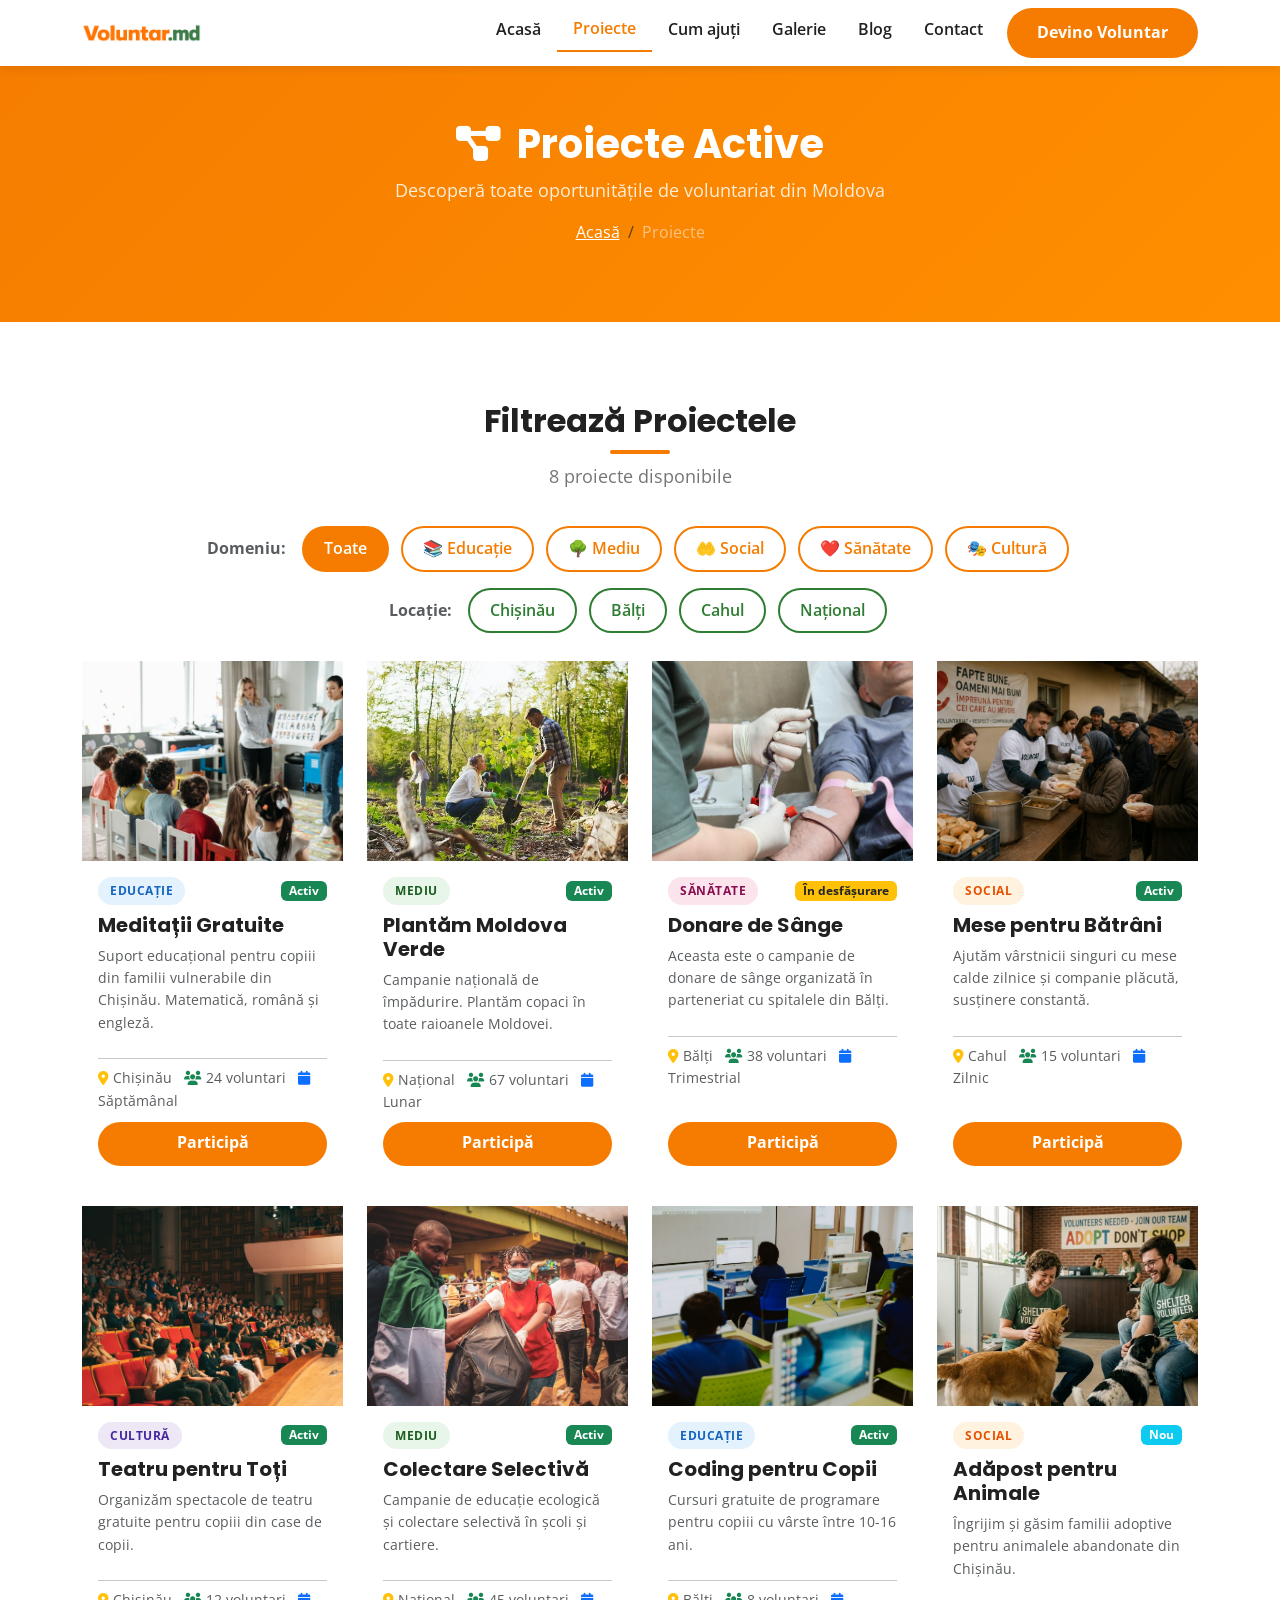
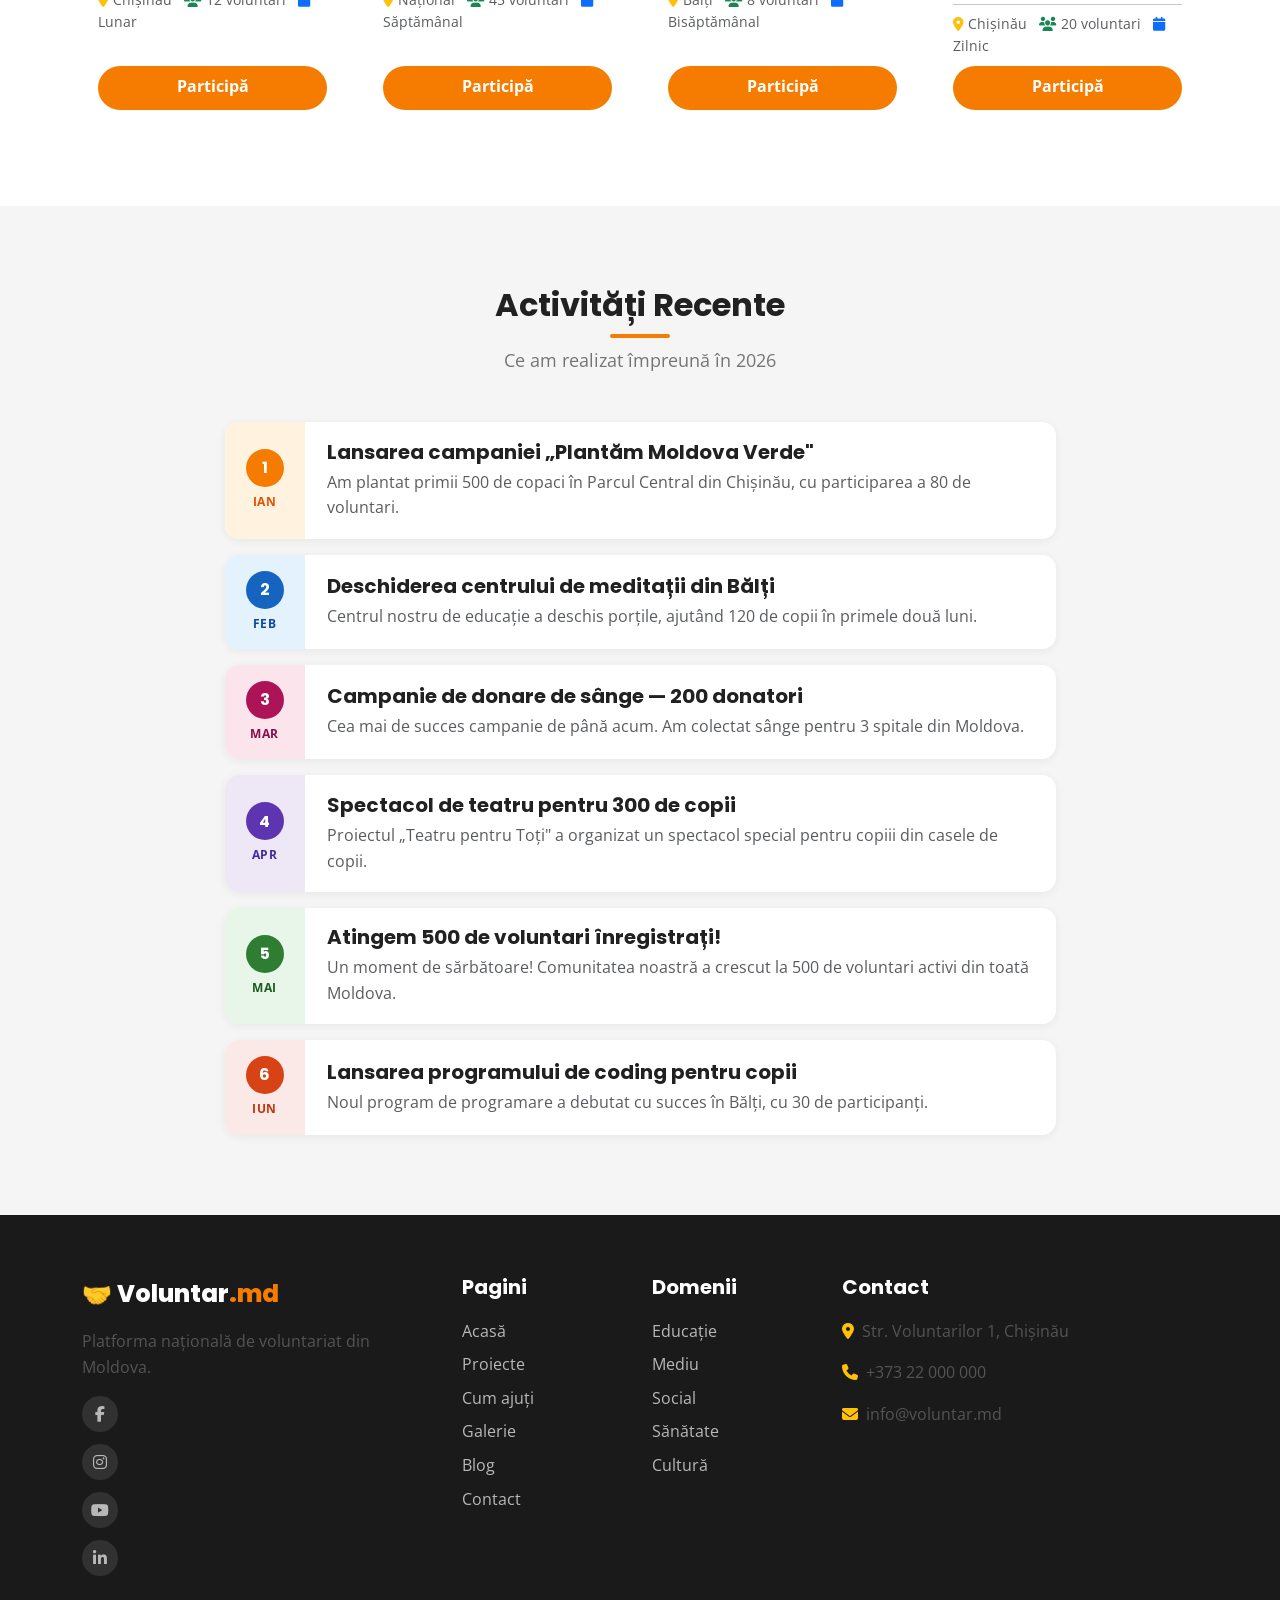
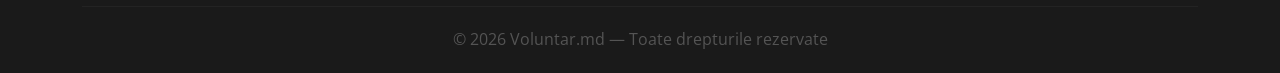
<file: projects.html>
<!DOCTYPE html>
<html lang="ro">

<head>
  <link rel="icon" type="image/png" href="./favicon.ico">
  <meta charset="UTF-8" />
  <meta name="viewport" content="width=device-width, initial-scale=1.0" />
  <title>Proiecte Active — Voluntar.md</title>
  <meta name="description"
    content="Explorează proiectele de voluntariat active din Moldova: educație, mediu, sănătate, social și cultură. Alătură-te echipei Voluntar.md!" />
  <link href="https://cdn.jsdelivr.net/npm/bootstrap@5.3.0/dist/css/bootstrap.min.css" rel="stylesheet" />
  <link href="https://cdnjs.cloudflare.com/ajax/libs/font-awesome/6.4.0/css/all.min.css" rel="stylesheet" />
  <link
    href="https://fonts.googleapis.com/css2?family=Poppins:wght@400;600;700;800&family=Open+Sans:wght@400;600&display=swap"
    rel="stylesheet" />
  <link rel="stylesheet" href="css/style.css" />
</head>

<body>

  <!-- NAVBAR -->
  <nav class="navbar navbar-expand-lg fixed-top">
    <div class="container">
      <a class="navbar-brand" href="index.html">
        <img src="./img/logo.png" alt="Voluntar.md" height="40">
      </a>
      <button class="navbar-toggler" type="button" data-bs-toggle="collapse" data-bs-target="#navMenu"
        aria-label="Meniu">
        <span class="navbar-toggler-icon"></span>
      </button>
      <div class="collapse navbar-collapse" id="navMenu">
        <ul class="navbar-nav ms-auto">
          <li class="nav-item"><a class="nav-link" href="index.html">Acasă</a></li>
          <li class="nav-item"><a class="nav-link active" href="projects.html">Proiecte</a></li>
          <li class="nav-item"><a class="nav-link" href="help.html">Cum ajuți</a></li>
          <li class="nav-item"><a class="nav-link" href="gallery.html">Galerie</a></li>
          <li class="nav-item"><a class="nav-link" href="blog.html">Blog</a></li>
          <li class="nav-item"><a class="nav-link" href="contact.html">Contact</a></li>
          <li class="nav-item ms-2"><a class="btn-primary-custom" href="contact.html">Devino Voluntar</a></li>
        </ul>
      </div>
    </div>
  </nav>

  <!-- PAGE HERO -->
  <section class="page-hero">
    <div class="container">
      <h1><i class="fas fa-project-diagram me-3"></i>Proiecte Active</h1>
      <p>Descoperă toate oportunitățile de voluntariat din Moldova</p>
      <nav aria-label="breadcrumb">
        <ol class="breadcrumb justify-content-center">
          <li class="breadcrumb-item"><a href="index.html" class="text-white">Acasă</a></li>
          <li class="breadcrumb-item active text-white-50">Proiecte</li>
        </ol>
      </nav>
    </div>
  </section>

  <!-- FILTRARE -->
  <section class="section-padding">
    <div class="container">
      <div class="text-center mb-4">
        <h2 class="section-title">Filtrează Proiectele</h2>
        <p class="section-subtitle">
          <span id="projects-count">8 proiecte</span> disponibile
        </p>
        <div class="mb-2">
          <strong class="text-muted me-2">Domeniu:</strong>
          <button class="filter-btn active" data-filter="all">Toate</button>
          <button class="filter-btn" data-filter="educatie">📚 Educație</button>
          <button class="filter-btn" data-filter="mediu">🌳 Mediu</button>
          <button class="filter-btn" data-filter="social">🤲 Social</button>
          <button class="filter-btn" data-filter="sanatate">❤️ Sănătate</button>
          <button class="filter-btn" data-filter="cultura">🎭 Cultură</button>
        </div>
        <div>
          <strong class="text-muted me-2">Locație:</strong>
          <button class="filter-btn filter-btn-green" data-filter="chisinau">Chișinău</button>
          <button class="filter-btn filter-btn-green" data-filter="balti">Bălți</button>
          <button class="filter-btn filter-btn-green" data-filter="cahul">Cahul</button>
          <button class="filter-btn filter-btn-green" data-filter="national">Național</button>
        </div>
      </div>

      <!-- GRID PROIECTE -->
      <div class="row g-4">

        <div class="col-md-6 col-lg-3 project-item" data-domeniu="educatie" data-locatie="chisinau">
          <div class="project-card h-100">
            <img src="./img/projects/1 meditation.jpg" alt="Meditații Gratuite" class="project-card-img">
            <div class="p-3">
              <div class="d-flex justify-content-between align-items-center mb-2">
                <span class="card-badge badge-educatie">Educație</span>
                <span class="badge bg-success text-white">Activ</span>
              </div>
              <h5 class="fw-bold">Meditații Gratuite</h5>
              <p class="text-muted small">Suport educațional pentru copiii din familii vulnerabile din Chișinău.
                Matematică, română și engleză.</p>
              <hr class="my-2" />
              <div class="small text-muted mb-2">
                <i class="fas fa-map-marker-alt text-warning me-1"></i>Chișinău &nbsp;
                <i class="fas fa-users text-success me-1"></i>24 voluntari &nbsp;
                <i class="fas fa-calendar text-primary me-1"></i>Săptămânal
              </div>
              <a href="contact.html" class="btn-primary-custom d-block text-center" style="padding:8px;">Participă</a>
            </div>
          </div>
        </div>

        <div class="col-md-6 col-lg-3 project-item" data-domeniu="mediu" data-locatie="national">
          <div class="project-card h-100">
            <img src="./img/projects/2 plantation.jpg" alt="Plantăm Moldova Verde" class="project-card-img">
            <div class="p-3">
              <div class="d-flex justify-content-between align-items-center mb-2">
                <span class="card-badge badge-mediu">Mediu</span>
                <span class="badge bg-success text-white">Activ</span>
              </div>
              <h5 class="fw-bold">Plantăm Moldova Verde</h5>
              <p class="text-muted small">Campanie națională de împădurire. Plantăm copaci în toate raioanele Moldovei.
              </p>
              <hr class="my-2" />
              <div class="small text-muted mb-2">
                <i class="fas fa-map-marker-alt text-warning me-1"></i>Național &nbsp;
                <i class="fas fa-users text-success me-1"></i>67 voluntari &nbsp;
                <i class="fas fa-calendar text-primary me-1"></i>Lunar
              </div>
              <a href="contact.html" class="btn-primary-custom d-block text-center" style="padding:8px;">Participă</a>
            </div>
          </div>
        </div>

        <div class="col-md-6 col-lg-3 project-item" data-domeniu="sanatate" data-locatie="balti">
          <div class="project-card h-100">
            <img src="./img/projects/3 blood.jpg" alt="Donare de Sânge" class="project-card-img">
            <div class="p-3">
              <div class="d-flex justify-content-between align-items-center mb-2">
                <span class="card-badge badge-sanatate">Sănătate</span>
                <span class="badge bg-warning text-dark">În desfășurare</span>
              </div>
              <h5 class="fw-bold">Donare de Sânge</h5>
              <p class="text-muted small">Aceasta este o campanie de donare de sânge organizată în parteneriat cu
                spitalele din Bălți.
              </p>
              <hr class="my-2" />
              <div class="small text-muted mb-2">
                <i class="fas fa-map-marker-alt text-warning me-1"></i>Bălți &nbsp;
                <i class="fas fa-users text-success me-1"></i>38 voluntari &nbsp;
                <i class="fas fa-calendar text-primary me-1"></i>Trimestrial
              </div>
              <a href="contact.html" class="btn-primary-custom d-block text-center" style="padding:8px;">Participă</a>
            </div>
          </div>
        </div>

        <div class="col-md-6 col-lg-3 project-item" data-domeniu="social" data-locatie="cahul">
          <div class="project-card h-100">
            <img src="./img/projects/4 masa calda.png" alt="Mese pentru Bătrâni" class="project-card-img">
            <div class="p-3">
              <div class="d-flex justify-content-between align-items-center mb-2">
                <span class="card-badge badge-social">Social</span>
                <span class="badge bg-success text-white">Activ</span>
              </div>
              <h5 class="fw-bold">Mese pentru Bătrâni</h5>
              <p class="text-muted small">Ajutăm vârstnicii singuri cu mese calde zilnice și companie plăcută, susținere
                constantă.</p>
              <hr class="my-2" />
              <div class="small text-muted mb-2">
                <i class="fas fa-map-marker-alt text-warning me-1"></i>Cahul &nbsp;
                <i class="fas fa-users text-success me-1"></i>15 voluntari &nbsp;
                <i class="fas fa-calendar text-primary me-1"></i>Zilnic
              </div>
              <a href="contact.html" class="btn-primary-custom d-block text-center" style="padding:8px;">Participă</a>
            </div>
          </div>
        </div>

        <div class="col-md-6 col-lg-3 project-item" data-domeniu="cultura" data-locatie="chisinau">
          <div class="project-card h-100">
            <img src="./img/projects/5 teatru.jpg" alt="Teatru pentru Toți" class="project-card-img">
            <div class="p-3">
              <div class="d-flex justify-content-between align-items-center mb-2">
                <span class="card-badge badge-cultura">Cultură</span>
                <span class="badge bg-success text-white">Activ</span>
              </div>
              <h5 class="fw-bold">Teatru pentru Toți</h5>
              <p class="text-muted small">Organizăm spectacole de teatru gratuite pentru copiii din case de copii.</p>
              <hr class="my-2" />
              <div class="small text-muted mb-2">
                <i class="fas fa-map-marker-alt text-warning me-1"></i>Chișinău &nbsp;
                <i class="fas fa-users text-success me-1"></i>12 voluntari &nbsp;
                <i class="fas fa-calendar text-primary me-1"></i>Lunar
              </div>
              <a href="contact.html" class="btn-primary-custom d-block text-center" style="padding:8px;">Participă</a>
            </div>
          </div>
        </div>

        <div class="col-md-6 col-lg-3 project-item" data-domeniu="mediu" data-locatie="national">
          <div class="project-card h-100">
            <img src="./img/projects/6 garbage.jpg" alt="Colectare Selectivă" class="project-card-img">
            <div class="p-3">
              <div class="d-flex justify-content-between align-items-center mb-2">
                <span class="card-badge badge-mediu">Mediu</span>
                <span class="badge bg-success text-white">Activ</span>
              </div>
              <h5 class="fw-bold">Colectare Selectivă</h5>
              <p class="text-muted small">Campanie de educație ecologică și colectare selectivă în școli și cartiere.
              </p>
              <hr class="my-2" />
              <div class="small text-muted mb-2">
                <i class="fas fa-map-marker-alt text-warning me-1"></i>Național &nbsp;
                <i class="fas fa-users text-success me-1"></i>45 voluntari &nbsp;
                <i class="fas fa-calendar text-primary me-1"></i>Săptămânal
              </div>
              <a href="contact.html" class="btn-primary-custom d-block text-center" style="padding:8px;">Participă</a>
            </div>
          </div>
        </div>

        <div class="col-md-6 col-lg-3 project-item" data-domeniu="educatie" data-locatie="balti">
          <div class="project-card h-100">
            <img src="./img/projects/7 coding.jpg" alt="Coding pentru Copii" class="project-card-img">
            <div class="p-3">
              <div class="d-flex justify-content-between align-items-center mb-2">
                <span class="card-badge badge-educatie">Educație</span>
                <span class="badge bg-success text-white">Activ</span>
              </div>
              <h5 class="fw-bold">Coding pentru Copii</h5>
              <p class="text-muted small">Cursuri gratuite de programare pentru copiii cu vârste între 10-16 ani.</p>
              <hr class="my-2" />
              <div class="small text-muted mb-2">
                <i class="fas fa-map-marker-alt text-warning me-1"></i>Bălți &nbsp;
                <i class="fas fa-users text-success me-1"></i>8 voluntari &nbsp;
                <i class="fas fa-calendar text-primary me-1"></i>Bisăptămânal
              </div>
              <a href="contact.html" class="btn-primary-custom d-block text-center" style="padding:8px;">Participă</a>
            </div>
          </div>
        </div>

        <div class="col-md-6 col-lg-3 project-item" data-domeniu="social" data-locatie="chisinau">
          <div class="project-card h-100">
            <img src="./img/projects/8 animals.jpg" alt="Adăpost pentru Animale" class="project-card-img">
            <div class="p-3">
              <div class="d-flex justify-content-between align-items-center mb-2">
                <span class="card-badge badge-social">Social</span>
                <span class="badge bg-info text-white">Nou</span>
              </div>
              <h5 class="fw-bold">Adăpost pentru Animale</h5>
              <p class="text-muted small">Îngrijim și găsim familii adoptive pentru animalele abandonate din Chișinău.
              </p>
              <hr class="my-2" />
              <div class="small text-muted mb-2">
                <i class="fas fa-map-marker-alt text-warning me-1"></i>Chișinău &nbsp;
                <i class="fas fa-users text-success me-1"></i>20 voluntari &nbsp;
                <i class="fas fa-calendar text-primary me-1"></i>Zilnic
              </div>
              <a href="contact.html" class="btn-primary-custom d-block text-center" style="padding:8px;">Participă</a>
            </div>
          </div>
        </div>

      </div>
    </div>
  </section>

  <!-- TIMELINE -->
  <section class="section-padding bg-light-custom">
    <div class="container">
      <div class="text-center mb-5">
        <h2 class="section-title">Activități Recente</h2>
        <p class="section-subtitle">Ce am realizat împreună în 2026</p>
      </div>
      <div class="row justify-content-center">
        <div class="col-lg-9">

          <div class="activity-card activity-c1">
            <div class="activity-marker">
              <span class="activity-num">1</span>
              <span class="activity-month">IAN</span>
            </div>
            <div class="activity-body">
              <h5 class="fw-bold">Lansarea campaniei „Plantăm Moldova Verde"</h5>
              <p class="text-muted mb-0">Am plantat primii 500 de copaci în Parcul Central din Chișinău, cu participarea a 80 de voluntari.</p>
            </div>
          </div>

          <div class="activity-card activity-c2">
            <div class="activity-marker">
              <span class="activity-num">2</span>
              <span class="activity-month">FEB</span>
            </div>
            <div class="activity-body">
              <h5 class="fw-bold">Deschiderea centrului de meditații din Bălți</h5>
              <p class="text-muted mb-0">Centrul nostru de educație a deschis porțile, ajutând 120 de copii în primele două luni.</p>
            </div>
          </div>

          <div class="activity-card activity-c3">
            <div class="activity-marker">
              <span class="activity-num">3</span>
              <span class="activity-month">MAR</span>
            </div>
            <div class="activity-body">
              <h5 class="fw-bold">Campanie de donare de sânge — 200 donatori</h5>
              <p class="text-muted mb-0">Cea mai de succes campanie de până acum. Am colectat sânge pentru 3 spitale din Moldova.</p>
            </div>
          </div>

          <div class="activity-card activity-c4">
            <div class="activity-marker">
              <span class="activity-num">4</span>
              <span class="activity-month">APR</span>
            </div>
            <div class="activity-body">
              <h5 class="fw-bold">Spectacol de teatru pentru 300 de copii</h5>
              <p class="text-muted mb-0">Proiectul „Teatru pentru Toți" a organizat un spectacol special pentru copiii din casele de copii.</p>
            </div>
          </div>

          <div class="activity-card activity-c5">
            <div class="activity-marker">
              <span class="activity-num">5</span>
              <span class="activity-month">MAI</span>
            </div>
            <div class="activity-body">
              <h5 class="fw-bold">Atingem 500 de voluntari înregistrați!</h5>
              <p class="text-muted mb-0">Un moment de sărbătoare! Comunitatea noastră a crescut la 500 de voluntari activi din toată Moldova.</p>
            </div>
          </div>

          <div class="activity-card activity-c6">
            <div class="activity-marker">
              <span class="activity-num">6</span>
              <span class="activity-month">IUN</span>
            </div>
            <div class="activity-body">
              <h5 class="fw-bold">Lansarea programului de coding pentru copii</h5>
              <p class="text-muted mb-0">Noul program de programare a debutat cu succes în Bălți, cu 30 de participanți.</p>
            </div>
          </div>

        </div>
      </div>
    </div>
  </section>

  <!-- FOOTER -->
  <footer>
    <div class="container">
      <div class="row g-4">
        <div class="col-lg-4">
          <div class="footer-brand mb-3">🤝 Voluntar<span>.md</span></div>
          <p class="text-muted">Platforma națională de voluntariat din Moldova.</p>
          <div class="social-links mt-3">
            <a href="#" aria-label="Facebook"><i class="fab fa-facebook-f"></i></a>
            <a href="#" aria-label="Instagram"><i class="fab fa-instagram"></i></a>
            <a href="#" aria-label="YouTube"><i class="fab fa-youtube"></i></a>
            <a href="#" aria-label="LinkedIn"><i class="fab fa-linkedin-in"></i></a>
          </div>
        </div>
        <div class="col-6 col-lg-2">
          <h5>Pagini</h5>
          <a href="index.html">Acasă</a>
          <a href="projects.html">Proiecte</a>
          <a href="help.html">Cum ajuți</a>
          <a href="gallery.html">Galerie</a>
          <a href="blog.html">Blog</a>
          <a href="contact.html">Contact</a>
        </div>
        <div class="col-6 col-lg-2">
          <h5>Domenii</h5>
          <a href="projects.html">Educație</a>
          <a href="projects.html">Mediu</a>
          <a href="projects.html">Social</a>
          <a href="projects.html">Sănătate</a>
          <a href="projects.html">Cultură</a>
        </div>
        <div class="col-lg-4">
          <h5>Contact</h5>
          <p class="text-muted"><i class="fas fa-map-marker-alt text-warning me-2"></i>Str. Voluntarilor 1, Chișinău</p>
          <p class="text-muted"><i class="fas fa-phone text-warning me-2"></i>+373 22 000 000</p>
          <p class="text-muted"><i class="fas fa-envelope text-warning me-2"></i>info@voluntar.md</p>
        </div>
      </div>
      <hr class="footer-divider" />
      <p class="text-muted text-center mb-0">© 2026 Voluntar.md — Toate drepturile rezervate</p>
    </div>
  </footer>

  <button id="backToTop" aria-label="Înapoi sus"><i class="fas fa-chevron-up"></i></button>
  <script src="https://cdn.jsdelivr.net/npm/bootstrap@5.3.0/dist/js/bootstrap.bundle.min.js"></script>
  <script src="js/main.js" defer></script>
  <script src="js/projects.js" defer></script>
</body>
</html>
</file>
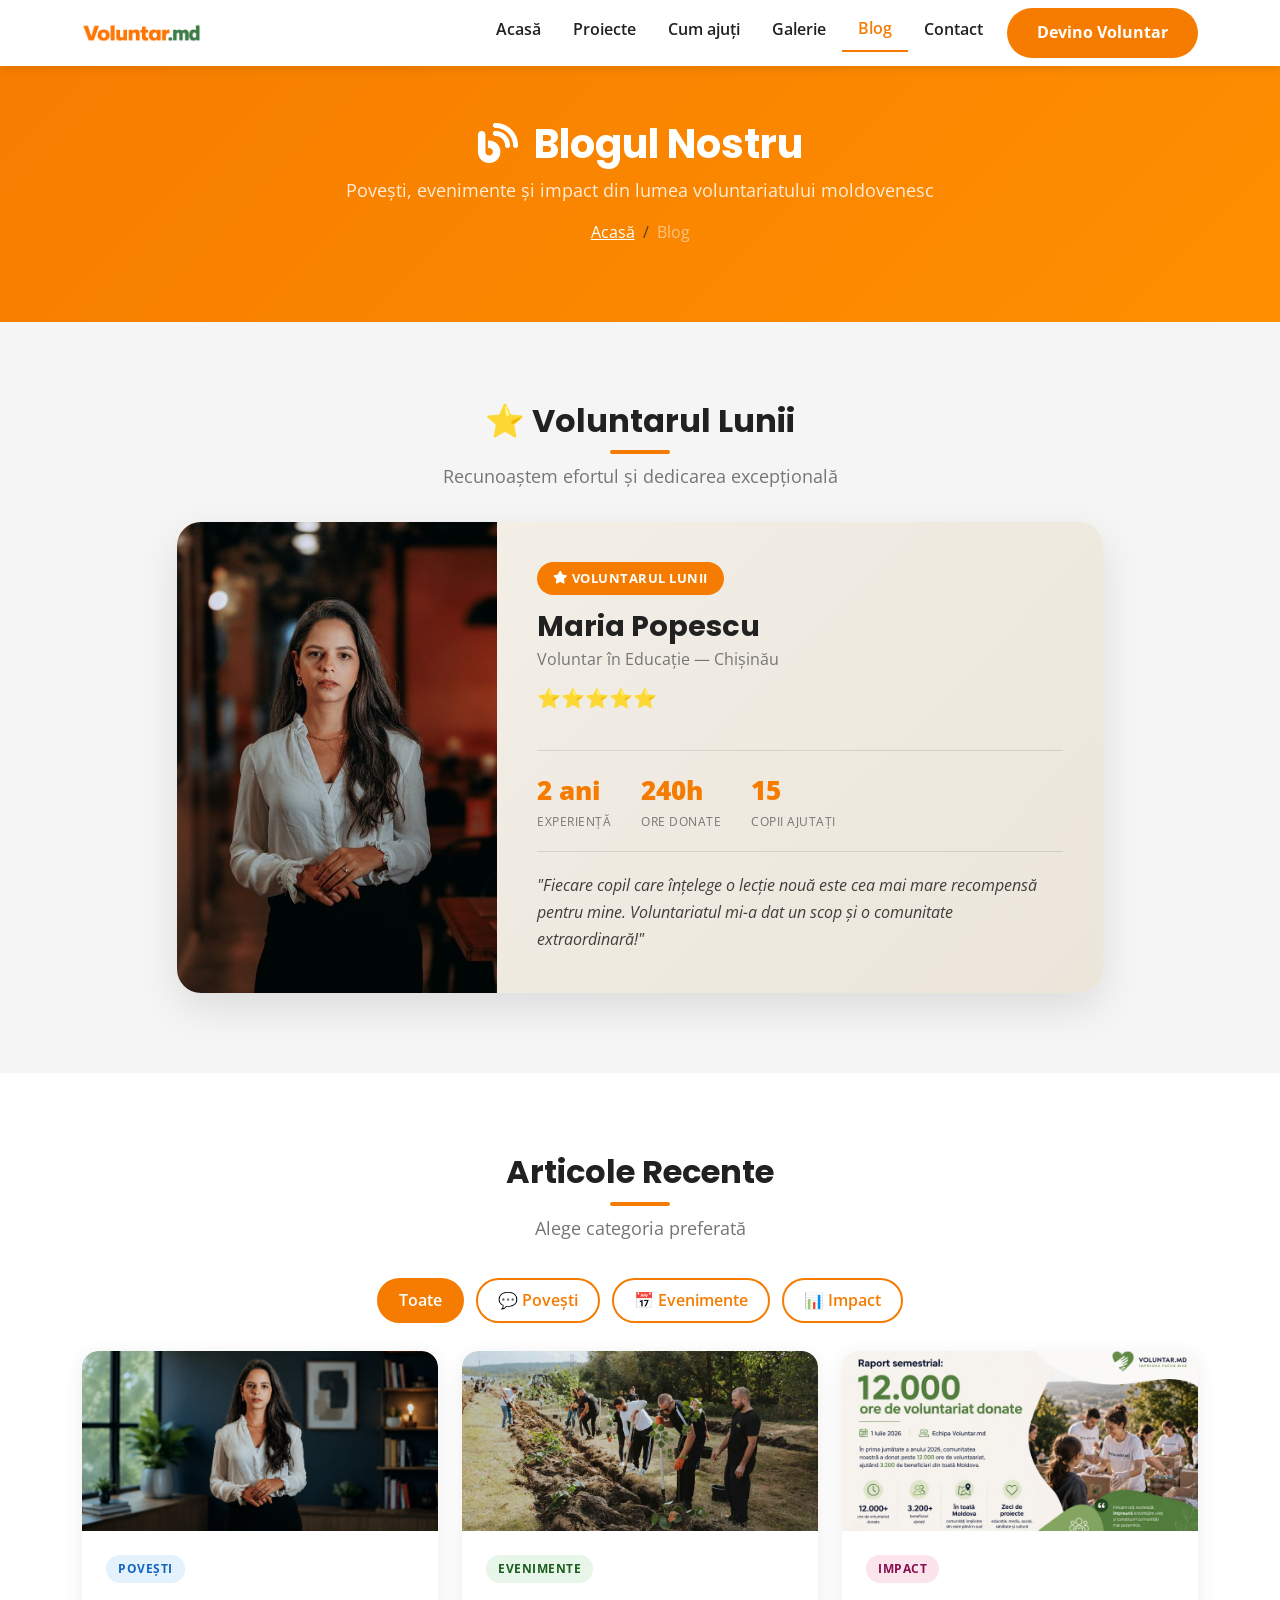
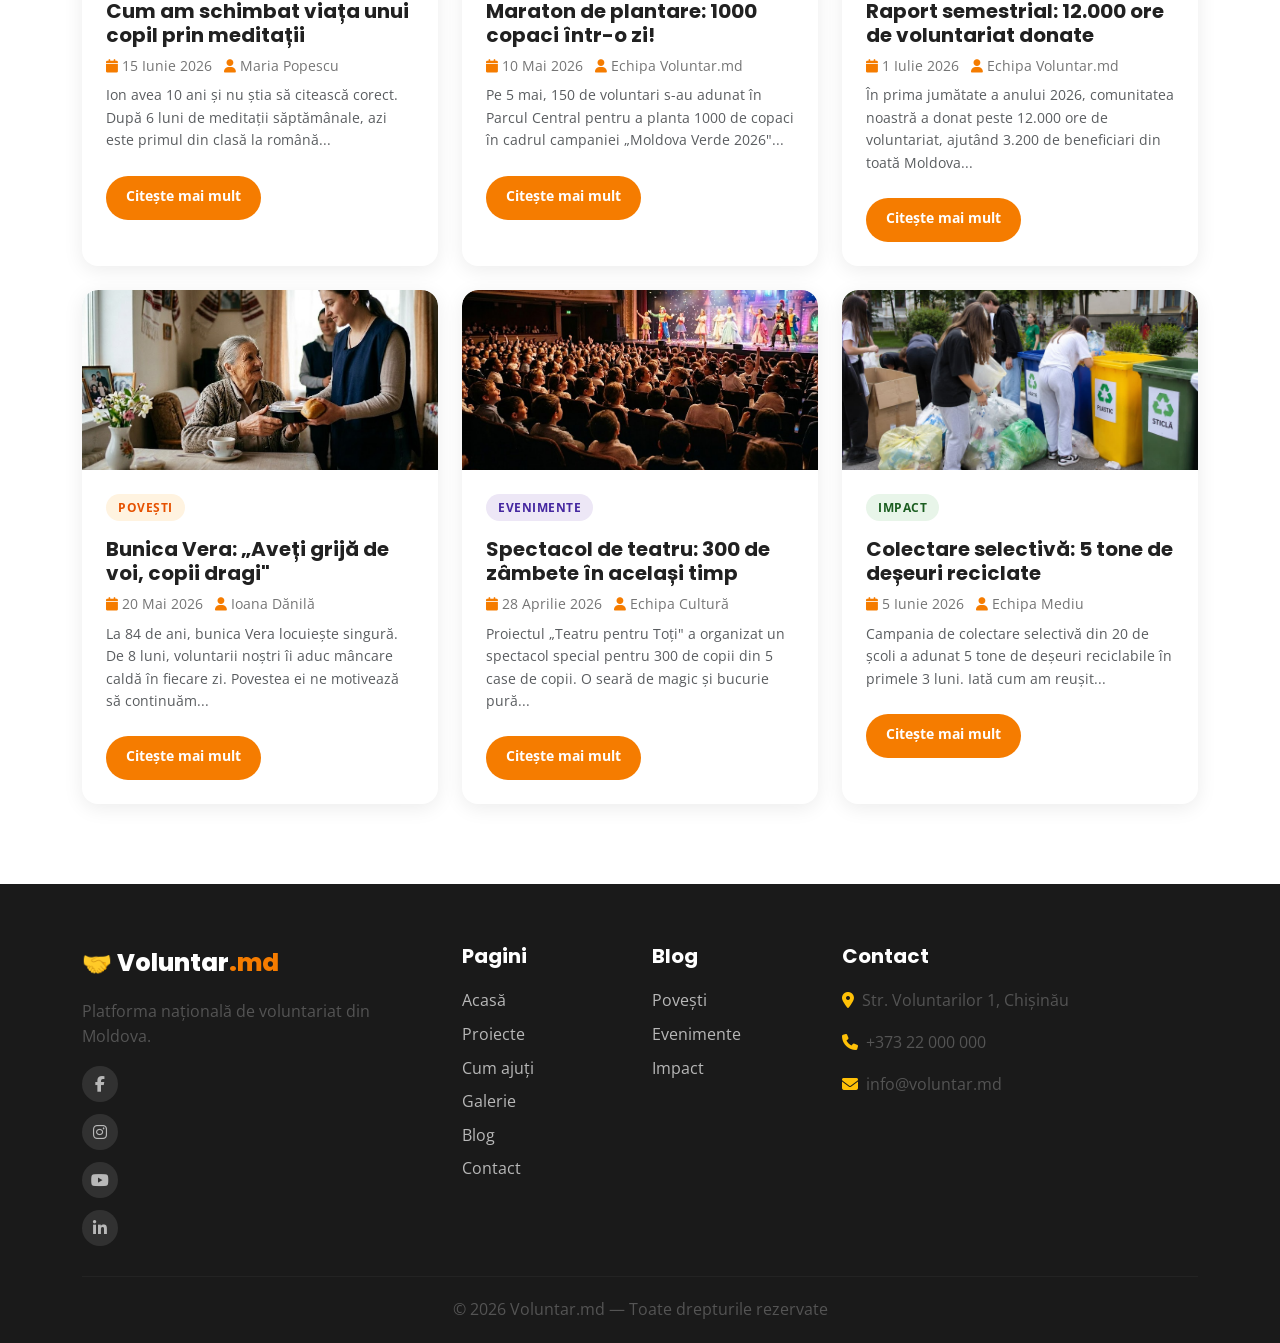
<file: voluntar-md/blog.html>
<!DOCTYPE html>
<html lang="ro">

<head>
  <link rel="icon" type="image/png" href="./favicon.ico">
  <meta charset="UTF-8" />
  <meta name="viewport" content="width=device-width, initial-scale=1.0" />
  <title>Blog — Voluntar.md</title>
  <meta name="description"
    content="Citește articolele noastre despre voluntariat, povești de succes, evenimente și impactul comunității Voluntar.md în Moldova." />
  <link href="https://cdn.jsdelivr.net/npm/bootstrap@5.3.0/dist/css/bootstrap.min.css" rel="stylesheet" />
  <link href="https://cdnjs.cloudflare.com/ajax/libs/font-awesome/6.4.0/css/all.min.css" rel="stylesheet" />
  <link
    href="https://fonts.googleapis.com/css2?family=Poppins:wght@400;600;700;800&family=Open+Sans:wght@400;600&display=swap"
    rel="stylesheet" />
  <link rel="stylesheet" href="css/style.css" />
</head>

<body>

  <!-- NAVBAR -->
  <nav class="navbar navbar-expand-lg fixed-top">
    <div class="container">
      <a class="navbar-brand" href="index.html">
        <img src="./img/logo.png" alt="Voluntar.md" height="40">
      </a>
      <button class="navbar-toggler" type="button" data-bs-toggle="collapse" data-bs-target="#navMenu"
        aria-label="Meniu">
        <span class="navbar-toggler-icon"></span>
      </button>
      <div class="collapse navbar-collapse" id="navMenu">
        <ul class="navbar-nav ms-auto">
          <li class="nav-item"><a class="nav-link" href="index.html">Acasă</a></li>
          <li class="nav-item"><a class="nav-link" href="projects.html">Proiecte</a></li>
          <li class="nav-item"><a class="nav-link" href="help.html">Cum ajuți</a></li>
          <li class="nav-item"><a class="nav-link" href="gallery.html">Galerie</a></li>
          <li class="nav-item"><a class="nav-link active" href="blog.html">Blog</a></li>
          <li class="nav-item"><a class="nav-link" href="contact.html">Contact</a></li>
          <li class="nav-item ms-2"><a class="btn-primary-custom" href="contact.html">Devino Voluntar</a></li>
        </ul>
      </div>
    </div>
  </nav>

  <!-- PAGE HERO -->
  <section class="page-hero">
    <div class="container">
      <h1><i class="fas fa-blog me-3"></i>Blogul Nostru</h1>
      <p>Povești, evenimente și impact din lumea voluntariatului moldovenesc</p>
      <nav aria-label="breadcrumb">
        <ol class="breadcrumb justify-content-center">
          <li class="breadcrumb-item"><a href="index.html" class="text-white">Acasă</a></li>
          <li class="breadcrumb-item active text-white-50">Blog</li>
        </ol>
      </nav>
    </div>
  </section>

  <!-- VOLUNTARUL LUNII -->
  <section class="section-padding bg-light-custom">
    <div class="container">
      <div class="text-center mb-4">
        <h2 class="section-title">⭐ Voluntarul Lunii</h2>
        <p class="section-subtitle">Recunoaștem efortul și dedicarea excepțională</p>
      </div>
      <div class="row justify-content-center">
        <div class="col-lg-10">
          <div class="volunteer-month">
            <div class="volunteer-month-photo">
              <img src="./img/hero/voluntarul lunii.jpg" alt="Maria Popescu">
            </div>
            <div class="volunteer-month-content">
              <span class="volunteer-month-badge"><i class="fas fa-star me-1"></i>Voluntarul Lunii</span>
              <h3 class="fw-bold">Maria Popescu</h3>
              <p class="volunteer-month-role">Voluntar în Educație — Chișinău</p>
              <div class="stars mb-3">⭐⭐⭐⭐⭐</div>

              <div class="volunteer-month-stats">
                <div>
                  <strong>2 ani</strong>
                  <small>Experiență</small>
                </div>
                <div>
                  <strong>240h</strong>
                  <small>Ore donate</small>
                </div>
                <div>
                  <strong>15</strong>
                  <small>Copii ajutați</small>
                </div>
              </div>

              <p class="volunteer-month-quote">"Fiecare copil care înțelege o lecție nouă este cea mai mare recompensă
                pentru mine. Voluntariatul mi-a dat un scop și o comunitate extraordinară!"</p>
            </div>
          </div>
        </div>
      </div>
    </div>
  </section>

  <!-- FILTRARE BLOG -->
  <section class="section-padding">
    <div class="container">
      <div class="text-center mb-4">
        <h2 class="section-title">Articole Recente</h2>
        <p class="section-subtitle">Alege categoria preferată</p>
        <div>
          <button class="filter-btn active" onclick="filterBlog(this,'all')">Toate</button>
          <button class="filter-btn" onclick="filterBlog(this,'povesti')">💬 Povești</button>
          <button class="filter-btn" onclick="filterBlog(this,'evenimente')">📅 Evenimente</button>
          <button class="filter-btn" onclick="filterBlog(this,'impact')">📊 Impact</button>
        </div>
      </div>

      <div class="row g-4" id="blogGrid">

        <div class="col-md-6 col-lg-4 blog-post-item" data-category="povesti">
          <div class="blog-card h-100">
            <img src="./img/blog/1 meditatii maria.jpg" alt="Meditații copii" class="blog-card-img">
            <div class="p-4">
              <span class="card-badge badge-educatie mb-2">Povești</span>
              <h5 class="fw-bold mt-2">Cum am schimbat viața unui copil prin meditații</h5>
              <p class="blog-meta mb-2">
                <i class="fas fa-calendar me-1"></i>15 Iunie 2026 &nbsp;
                <i class="fas fa-user me-1"></i>Maria Popescu
              </p>
              <p class="text-muted small">Ion avea 10 ani și nu știa să citească corect. După 6 luni de meditații
                săptămânale, azi este primul din clasă la română...</p>
              <a href="#" class="btn-primary-custom mt-2" style="padding:8px 20px;font-size:0.9rem;">Citește mai
                mult</a>
            </div>
          </div>
        </div>

        <div class="col-md-6 col-lg-4 blog-post-item" data-category="evenimente">
          <div class="blog-card h-100">
            <img src="./img/blog/plant copaci 1.jpg" alt="Plantare copaci" class="blog-card-img">
            <div class="p-4">
              <span class="card-badge badge-mediu mb-2">Evenimente</span>
              <h5 class="fw-bold mt-2">Maraton de plantare: 1000 copaci într-o zi!</h5>
              <p class="blog-meta mb-2">
                <i class="fas fa-calendar me-1"></i>10 Mai 2026 &nbsp;
                <i class="fas fa-user me-1"></i>Echipa Voluntar.md
              </p>
              <p class="text-muted small">Pe 5 mai, 150 de voluntari s-au adunat în Parcul Central pentru a planta 1000
                de copaci în cadrul campaniei „Moldova Verde 2026"...</p>
              <a href="#" class="btn-primary-custom mt-2" style="padding:8px 20px;font-size:0.9rem;">Citește mai
                mult</a>
            </div>
          </div>
        </div>

        <div class="col-md-6 col-lg-4 blog-post-item" data-category="impact">
          <div class="blog-card h-100">
            <img src="./img/blog/raport.jpg" alt="Raport voluntariat" class="blog-card-img">
            <div class="p-4">
              <span class="card-badge badge-sanatate mb-2">Impact</span>
              <h5 class="fw-bold mt-2">Raport semestrial: 12.000 ore de voluntariat donate</h5>
              <p class="blog-meta mb-2">
                <i class="fas fa-calendar me-1"></i>1 Iulie 2026 &nbsp;
                <i class="fas fa-user me-1"></i>Echipa Voluntar.md
              </p>
              <p class="text-muted small">În prima jumătate a anului 2026, comunitatea noastră a donat peste 12.000 ore
                de voluntariat, ajutând 3.200 de beneficiari din toată Moldova...</p>
              <a href="#" class="btn-primary-custom mt-2" style="padding:8px 20px;font-size:0.9rem;">Citește mai
                mult</a>
            </div>
          </div>
        </div>

        <div class="col-md-6 col-lg-4 blog-post-item" data-category="povesti">
          <div class="blog-card h-100">
            <img src="./img/blog/bunica.jpg" alt="Bunica Vera" class="blog-card-img">
            <div class="p-4">
              <span class="card-badge badge-social mb-2">Povești</span>
              <h5 class="fw-bold mt-2">Bunica Vera: „Aveți grijă de voi, copii dragi"</h5>
              <p class="blog-meta mb-2">
                <i class="fas fa-calendar me-1"></i>20 Mai 2026 &nbsp;
                <i class="fas fa-user me-1"></i>Ioana Dănilă
              </p>
              <p class="text-muted small">La 84 de ani, bunica Vera locuiește singură. De 8 luni, voluntarii noștri îi
                aduc mâncare caldă în fiecare zi. Povestea ei ne motivează să continuăm...</p>
              <a href="#" class="btn-primary-custom mt-2" style="padding:8px 20px;font-size:0.9rem;">Citește mai
                mult</a>
            </div>
          </div>
        </div>

        <div class="col-md-6 col-lg-4 blog-post-item" data-category="evenimente">
          <div class="blog-card h-100">
            <img src="./img/blog/copii fericiti.jpg" alt="Spectacol teatru" class="blog-card-img">
            <div class="p-4">
              <span class="card-badge badge-cultura mb-2">Evenimente</span>
              <h5 class="fw-bold mt-2">Spectacol de teatru: 300 de zâmbete în același timp</h5>
              <p class="blog-meta mb-2">
                <i class="fas fa-calendar me-1"></i>28 Aprilie 2026 &nbsp;
                <i class="fas fa-user me-1"></i>Echipa Cultură
              </p>
              <p class="text-muted small">Proiectul „Teatru pentru Toți" a organizat un spectacol special pentru 300 de
                copii din 5 case de copii. O seară de magic și bucurie pură...</p>
              <a href="#" class="btn-primary-custom mt-2" style="padding:8px 20px;font-size:0.9rem;">Citește mai
                mult</a>
            </div>
          </div>
        </div>

        <div class="col-md-6 col-lg-4 blog-post-item" data-category="impact">
          <div class="blog-card h-100">
            <img src="./img/blog/gunoi reciclare.jpg" alt="Colectare selectivă" class="blog-card-img">
            <div class="p-4">
              <span class="card-badge badge-mediu mb-2">Impact</span>
              <h5 class="fw-bold mt-2">Colectare selectivă: 5 tone de deșeuri reciclate</h5>
              <p class="blog-meta mb-2">
                <i class="fas fa-calendar me-1"></i>5 Iunie 2026 &nbsp;
                <i class="fas fa-user me-1"></i>Echipa Mediu
              </p>
              <p class="text-muted small">Campania de colectare selectivă din 20 de școli a adunat 5 tone de deșeuri
                reciclabile în primele 3 luni. Iată cum am reușit...</p>
              <a href="#" class="btn-primary-custom mt-2" style="padding:8px 20px;font-size:0.9rem;">Citește mai
                mult</a>
            </div>
          </div>
        </div>

      </div>
    </div>
  </section>

  <!-- FOOTER -->
  <footer>
    <div class="container">
      <div class="row g-4">
        <div class="col-lg-4">
          <div class="footer-brand mb-3">🤝 Voluntar<span>.md</span></div>
          <p class="text-muted">Platforma națională de voluntariat din Moldova.</p>
          <div class="social-links mt-3">
            <a href="#" aria-label="Facebook"><i class="fab fa-facebook-f"></i></a>
            <a href="#" aria-label="Instagram"><i class="fab fa-instagram"></i></a>
            <a href="#" aria-label="YouTube"><i class="fab fa-youtube"></i></a>
            <a href="#" aria-label="LinkedIn"><i class="fab fa-linkedin-in"></i></a>
          </div>
        </div>
        <div class="col-6 col-lg-2">
          <h5>Pagini</h5>
          <a href="index.html">Acasă</a>
          <a href="projects.html">Proiecte</a>
          <a href="help.html">Cum ajuți</a>
          <a href="gallery.html">Galerie</a>
          <a href="blog.html">Blog</a>
          <a href="contact.html">Contact</a>
        </div>
        <div class="col-6 col-lg-2">
          <h5>Blog</h5>
          <a href="blog.html">Povești</a>
          <a href="blog.html">Evenimente</a>
          <a href="blog.html">Impact</a>
        </div>
        <div class="col-lg-4">
          <h5>Contact</h5>
          <p class="text-muted"><i class="fas fa-map-marker-alt text-warning me-2"></i>Str. Voluntarilor 1, Chișinău</p>
          <p class="text-muted"><i class="fas fa-phone text-warning me-2"></i>+373 22 000 000</p>
          <p class="text-muted"><i class="fas fa-envelope text-warning me-2"></i>info@voluntar.md</p>
        </div>
      </div>
      <hr class="footer-divider" />
      <p class="text-muted text-center mb-0">© 2026 Voluntar.md — Toate drepturile rezervate</p>
    </div>
  </footer>

  <button id="backToTop" aria-label="Înapoi sus"><i class="fas fa-chevron-up"></i></button>
  <script src="https://cdn.jsdelivr.net/npm/bootstrap@5.3.0/dist/js/bootstrap.bundle.min.js"></script>
  <script src="js/main.js" defer></script>
  <script>
    // Filtrare Blog simpla
    function filterBlog(btn, category) {
      document.querySelectorAll('.filter-btn').forEach(function (b) { b.classList.remove('active'); });
      btn.classList.add('active');
      document.querySelectorAll('.blog-post-item').forEach(function (item) {
        if (category === 'all' || item.getAttribute('data-category') === category) {
          item.style.display = 'block';
        } else {
          item.style.display = 'none';
        }
      });
    }
  </script>
</body>

</html>
</file>
<file: css/style.css>
/* Variabile CSS care is obligatorii din sarcina mea  */
:root {
  --primary: #F57C00;
  --primary-dark: #E65100;
  --accent: #2E7D32;
  --accent-light: #4CAF50;
  --light: #FFF8F0;
  --dark: #212121;
  --gray: #757575;
  --light-gray: #F5F5F5;
}

* {
  box-sizing: border-box;
}

body {
  font-family: 'Open Sans', Roboto, sans-serif;
  color: var(--dark);
  font-size: 16px;
  line-height: 1.6;
}

h1,
h2,
h3,
h4,
h5,
h6 {
  font-family: 'Poppins', 'Nunito', sans-serif;
  font-weight: 700;
}

a {
  color: var(--primary);
  transition: color 0.3s;
}

a:hover {
  color: var(--primary-dark);
}

img {
  max-width: 100%;
  height: auto;
}

/* aici e NAVBAR */
.navbar {
  background: #fff !important;
  box-shadow: 0 2px 10px rgba(0, 0, 0, 0.1);
}

.navbar-brand img {
  height: 40px;
  width: auto;
  max-width: 120px;
  object-fit: contain;
  object-position: left;
}

.navbar-brand span {
  color: var(--accent);
}

.nav-link {
  font-weight: 600;
  color: var(--dark) !important;
  padding: 0.5rem 1rem !important;
  transition: color 0.3s;
  min-height: 44px;
  display: flex;
  align-items: center;
}

.nav-link:hover,
.nav-link.active {
  color: var(--primary) !important;
}

.nav-link.active {
  border-bottom: 2px solid var(--primary);
}

/* BUTOANE aici sunt */
.btn-primary-custom {
  background: var(--primary);
  color: #fff;
  border: none;
  padding: 12px 30px;
  border-radius: 30px;
  font-weight: 700;
  font-size: 1rem;
  min-height: 44px;
  transition: all 0.3s;
  display: inline-block;
  text-decoration: none;
}

.btn-primary-custom:hover {
  background: var(--primary-dark);
  color: #fff;
  transform: translateY(-2px);
  box-shadow: 0 5px 15px rgba(245, 124, 0, 0.4);
}

.btn-accent {
  background: var(--accent);
  color: #fff;
  border: none;
  padding: 10px 25px;
  border-radius: 30px;
  font-weight: 600;
  min-height: 44px;
  transition: all 0.3s;
  display: inline-block;
  text-decoration: none;
}

.btn-accent:hover {
  background: #1B5E20;
  color: #fff;
  transform: translateY(-2px);
}

.btn-outline-custom {
  border: 2px solid var(--primary);
  color: var(--primary);
  padding: 10px 25px;
  border-radius: 30px;
  font-weight: 600;
  min-height: 44px;
  transition: all 0.3s;
  display: inline-block;
  text-decoration: none;
  background: transparent;
}

.btn-outline-custom:hover {
  background: var(--primary);
  color: #fff;
}

/* tilturile sectiunilor */
.section-title {
  position: relative;
  display: inline-block;
  margin-bottom: 0.5rem;
  color: var(--dark);
}

.section-title::after {
  content: '';
  display: block;
  width: 60px;
  height: 4px;
  background: var(--primary);
  margin: 10px auto 0;
  border-radius: 2px;
}

.section-subtitle {
  color: var(--gray);
  font-size: 1.1rem;
  margin-bottom: 2rem;
}

/*aici am facut HERO*/
.hero {
  background: linear-gradient(135deg, var(--primary) 0%, #FF8F00 50%, var(--accent) 100%);
  min-height: 100vh;
  display: flex;
  align-items: center;
  position: relative;
  overflow: hidden;
  padding-top: 5px;
}

.hero::before {
  content: '';
  position: absolute;
  top: -50%;
  right: -20%;
  width: 600px;
  height: 600px;
  background: rgba(255, 255, 255, 0.05);
  border-radius: 50%;
}

.hero h1 {
  font-size: 3rem;
  color: #fff;
  font-weight: 800;
  text-shadow: 0 2px 4px rgba(0, 0, 0, 0.2);
}

.hero p {
  font-size: 1.2rem;
  color: rgba(255, 255, 255, 0.9);
}

.hero-image {
  width: 550px;
  height: 380px;
  object-fit: cover;
  border-radius: 23px;
  flex-shrink: 0;
}

.hero-icon {
  font-size: 8rem;
  opacity: 0.15;
  position: absolute;
  right: 10%;
  top: 50%;
  transform: translateY(-50%);
  color: #fff;
}

/* cardurile mele */
.blog-card-img {
  width: 100%;
  height: 180px;
  object-fit: cover;
  border-radius: 16px 16px 0 0;
}

.project-card:hover {
  transform: translateY(-8px);
  box-shadow: 0 12px 40px rgba(0, 0, 0, 0.15);
}

.project-card .card-img-placeholder {
  height: 200px;
  display: flex;
  align-items: center;
  justify-content: center;
  font-size: 4rem;
  color: #fff;
}

.card-badge {
  display: inline-block;
  padding: 4px 12px;
  border-radius: 20px;
  font-size: 0.75rem;
  font-weight: 700;
  text-transform: uppercase;
  letter-spacing: 0.5px;
}

.badge-educatie {
  background: #E3F2FD;
  color: #1565C0;
}

.badge-mediu {
  background: #E8F5E9;
  color: #1B5E20;
}

.badge-social {
  background: #FFF3E0;
  color: #E65100;
}

.badge-sanatate {
  background: #FCE4EC;
  color: #880E4F;
}

.badge-cultura {
  background: #EDE7F6;
  color: #4527A0;
}

.project-card {
  display: flex;
  flex-direction: column;
}

.project-card .p-3 {
  display: flex;
  flex-direction: column;
  flex: 1;
}

.project-card .btn-primary-custom {
  margin-top: auto;
}

/* COUNTER animat din sarcina */
.counter-section {
  background: linear-gradient(135deg, var(--primary), var(--accent));
  padding: 60px 0;
  color: #fff;
}

.counter-item h2 {
  font-size: 3.5rem;
  font-weight: 800;
  color: #fff;
}

.counter-item p {
  font-size: 1rem;
  opacity: 0.85;
  text-transform: uppercase;
  letter-spacing: 1px;
}

/* Testimoniale aici sunt */
.testimonial-slider {
  background: var(--light);
  padding: 60px 0;
}

.testimonial-card {
  background: #fff;
  border-radius: 16px;
  padding: 30px;
  box-shadow: 0 4px 20px rgba(0, 0, 0, 0.08);
  text-align: center;
}

.testimonial-card .avatar {
  width: 80px;
  height: 80px;
  border-radius: 50%;
  background: var(--primary);
  display: flex;
  align-items: center;
  justify-content: center;
  font-size: 2rem;
  color: #fff;
  margin: 0 auto 1rem;
  overflow: hidden;
}

.testimonial-card .avatar img {
  width: 100%;
  height: 100%;
  object-fit: cover;
}

.stars {
  color: #FFC107;
  font-size: 1.2rem;
}

/* ===== Acesta e Avatar Povesti De Succes de la help.html ===== */
.success-avatar {
  width: 90px;
  height: 90px;
  border-radius: 50%;
  overflow: hidden;
  margin-bottom: 1rem;
  border: 3px solid var(--light);
  box-shadow: 0 2px 10px rgba(0, 0, 0, 0.1);
}

.success-avatar img {
  width: 100%;
  height: 100%;
  object-fit: cover;
}

/*Asta is PARTENERII*/
.partner-logo {
  background: #fff;
  border-radius: 12px;
  overflow: hidden;
  box-shadow: 0 2px 10px rgba(0, 0, 0, 0.08);
  transition: transform 0.3s;
  display: flex;
  flex-direction: column;
}

.partner-logo img {
  width: 100%;
  height: 130px;
  object-fit: cover;
  display: block;
}

.partner-logo span {
  display: block;
  text-align: center;
  color: var(--gray);
  font-weight: 700;
  font-size: 0.95rem;
  padding: 12px 10px;
}

.partner-logo:hover {
  transform: scale(1.05);
}

/* FILTRARE */
.filter-btn {
  padding: 8px 20px;
  border: 2px solid var(--primary);
  border-radius: 30px;
  background: transparent;
  color: var(--primary);
  font-weight: 600;
  cursor: pointer;
  transition: all 0.3s;
  margin: 4px;
  min-height: 44px;
}

.filter-btn.active,
.filter-btn:hover {
  background: var(--primary);
  color: #fff;
}

.filter-btn-green {
  border-color: var(--accent);
  color: var(--accent);
}

.filter-btn-green.active,
.filter-btn-green:hover {
  background: var(--accent);
  color: #fff;
}

/* GALERIA asta e */
.project-card-img {
  width: 100%;
  height: 200px; 
  object-fit: cover;
  display: block;
}

.gallery-item {
  position: relative;
  overflow: hidden;
  border-radius: 12px;
  cursor: pointer;
  aspect-ratio: 1;
}

.gallery-item .placeholder-img {
  width: 100%;
  height: 100%;
  min-height: 200px;
  display: flex;
  align-items: center;
  justify-content: center;
  font-size: 3rem;
  transition: transform 0.4s;
}

.gallery-item:hover .placeholder-img {
  transform: scale(1.1);
}

.gallery-img {
  width: 100%;
  height: 100%;
  object-fit: cover;
  display: block;
  position: absolute;
  top: 0;
  left: 0;
  transition: transform 0.4s;
}

.gallery-item:hover .gallery-img {
  transform: scale(1.1);
}

.gallery-overlay {
  position: absolute;
  inset: 0;
  background: rgba(0, 0, 0, 0.5);
  display: flex;
  align-items: center;
  justify-content: center;
  opacity: 0;
  transition: opacity 0.3s;
  color: #fff;
  font-size: 2rem;
}

.gallery-item:hover .gallery-overlay {
  opacity: 1;
}

/* LIGHTBOX aici e*/
.lightbox {
  display: none;
  position: fixed;
  inset: 0;
  background: rgba(0, 0, 0, 0.9);
  z-index: 9999;
  align-items: center;
  justify-content: center;
}

.lightbox.active {
  display: flex;
}

.lightbox-content {
  max-width: 90%;
  max-height: 90vh;
  position: relative;
  text-align: center;
}

.lightbox-close {
  position: absolute;
  top: -40px;
  right: 0;
  color: #fff;
  font-size: 2rem;
  cursor: pointer;
  background: none;
  border: none;
}

.lightbox-nav {
  position: absolute;
  top: 50%;
  transform: translateY(-50%);
  background: rgba(255, 255, 255, 0.2);
  border: none;
  color: #fff;
  font-size: 1.5rem;
  padding: 10px 15px;
  cursor: pointer;
  border-radius: 50%;
  min-height: 44px;
  min-width: 44px;
}

#lightbox-prev {
  left: -60px;
}

#lightbox-next {
  right: -60px;
}

.lightbox-placeholder {
  width: 600px;
  height: 400px;
  display: flex;
  align-items: center;
  justify-content: center;
  background: transparent;
  border-radius: 12px;
  overflow: hidden;
}

.lightbox-placeholder img {
  width: 600px;
  height: 400px;
  object-fit: cover;
  border-radius: 12px;
}

.lightbox-caption {
  color: #fff;
  margin-top: 1rem;
  font-size: 1.1rem;
}

/* TIMELINE de la proiecte */
.activity-card {
  display: flex;
  align-items: stretch;
  background: #fff;
  border-radius: 14px;
  overflow: hidden;
  box-shadow: 0 2px 10px rgba(0, 0, 0, 0.06);
  margin-bottom: 16px;
  transition: transform 0.25s;
}

.activity-card:hover {
  transform: translateX(4px);
}

.activity-card:last-child {
  margin-bottom: 0;
}

.activity-marker {
  width: 80px;
  flex-shrink: 0;
  display: flex;
  flex-direction: column;
  align-items: center;
  justify-content: center;
  gap: 6px;
  padding: 1rem 0.5rem;
}

.activity-num {
  width: 38px;
  height: 38px;
  border-radius: 50%;
  display: flex;
  align-items: center;
  justify-content: center;
  font-family: 'Poppins', sans-serif;
  font-weight: 700;
  font-size: 1rem;
  color: #fff;
}

.activity-month {
  font-size: 0.72rem;
  font-weight: 700;
  letter-spacing: 0.5px;
}

.activity-body {
  flex: 1;
  padding: 1.1rem 1.4rem;
  display: flex;
  flex-direction: column;
  justify-content: center;
}

.activity-body h5 {
  margin-bottom: 6px;
  color: var(--dark);
}

/* Culori pentru cardruile timeline */
.activity-c1 .activity-marker { background: #FFF3E0; }
.activity-c1 .activity-num { background: var(--primary); }
.activity-c1 .activity-month { color: var(--primary-dark); }

.activity-c2 .activity-marker { background: #E3F2FD; }
.activity-c2 .activity-num { background: #1565C0; }
.activity-c2 .activity-month { color: #0D47A1; }

.activity-c3 .activity-marker { background: #FCE4EC; }
.activity-c3 .activity-num { background: #AD1457; }
.activity-c3 .activity-month { color: #880E4F; }

.activity-c4 .activity-marker { background: #EDE7F6; }
.activity-c4 .activity-num { background: #5E35B1; }
.activity-c4 .activity-month { color: #4527A0; }

.activity-c5 .activity-marker { background: #E8F5E9; }
.activity-c5 .activity-num { background: var(--accent); }
.activity-c5 .activity-month { color: #1B5E20; }

.activity-c6 .activity-marker { background: #FBE9E7; }
.activity-c6 .activity-num { background: #D84315; }
.activity-c6 .activity-month { color: #BF360C; }

@media (max-width: 575px) {
  .activity-marker {
    width: 60px;
  }
  .activity-num {
    width: 32px;
    height: 32px;
    font-size: 0.9rem;
  }
  .activity-body {
    padding: 1rem;
  }
}

/* Aici e FAQ */
.accordion-button:not(.collapsed) {
  background: var(--light);
  color: var(--primary);
  font-weight: 700;
}

.accordion-button:focus {
  box-shadow: none;
}

.accordion-button {
  font-weight: 600;
  min-height: 44px;
}

/* ===== FORMULAR ===== */
.form-control:focus {
  border-color: var(--primary);
  box-shadow: 0 0 0 3px rgba(245, 124, 0, 0.15);
}

.form-label {
  font-weight: 600;
  color: var(--dark);
}

.was-validated .form-control:valid {
  border-color: var(--accent);
}

.was-validated .form-control:invalid {
  border-color: #D32F2F;
}

.contact-info-item {
  display: flex;
  align-items: flex-start;
  gap: 15px;
  margin-bottom: 20px;
}

.contact-icon {
  width: 50px;
  height: 50px;
  background: var(--light);
  border-radius: 50%;
  display: flex;
  align-items: center;
  justify-content: center;
  color: var(--primary);
  font-size: 1.3rem;
  flex-shrink: 0;
}

/* BLOG aici e */
.blog-card {
  border: none;
  border-radius: 16px;
  overflow: hidden;
  box-shadow: 0 4px 20px rgba(0, 0, 0, 0.08);
  transition: transform 0.3s;
}

.blog-card:hover {
  transform: translateY(-5px);
}

.blog-meta {
  font-size: 0.85rem;
  color: var(--gray);
}

.blog-meta i {
  color: var(--primary);
}

/* Cum functioneaza secventa */
.step-card {
  text-align: center;
  padding: 30px 20px;
}

.step-number {
  width: 60px;
  height: 60px;
  background: var(--primary);
  color: #fff;
  border-radius: 50%;
  display: flex;
  align-items: center;
  justify-content: center;
  font-size: 1.5rem;
  font-weight: 800;
  margin: 0 auto 20px;
}

.step-icon {
  font-size: 2.5rem;
  color: var(--primary);
  margin-bottom: 15px;
}

/* FOOTER-ul */
footer {
  background: #1A1A1A;
  color: #ccc;
  padding: 60px 0 20px;
}

footer h5 {
  color: #fff;
  font-weight: 700;
  margin-bottom: 20px;
}

footer p,
footer .text-muted {
  color: #545454 !important;
}

footer a {
  color: #b8b8b8;
  text-decoration: none;
  transition: color 0.3s;
  display: block;
  margin-bottom: 8px;
}

footer a:hover {
  color: var(--primary);
}

.footer-brand {
  font-family: 'Poppins', sans-serif;
  font-weight: 800;
  font-size: 1.5rem;
  color: #fff !important;
}

.footer-brand span {
  color: var(--primary);
}

.social-links {
  display: flex;
  flex-direction: column;
  gap: 12px;
}

.social-links a {
  display: inline-flex;
  align-items: center;
  gap: 10px;
  width: auto;
  height: auto;
  background: transparent;
  border-radius: 0;
  color: #b8b8b8 !important;
  margin-right: 0;
  margin-bottom: 0;
  font-size: 0.95rem;
  transition: color 0.3s;
}

.social-links a i {
  display: inline-flex;
  align-items: center;
  justify-content: center;
  width: 36px;
  height: 36px;
  background: rgba(255, 255, 255, 0.1);
  border-radius: 50%;
  font-size: 1rem;
  flex-shrink: 0;
  transition: background 0.3s;
}

.social-links a:hover {
  color: var(--primary);
}

.social-links a:hover i {
  background: var(--primary);
  color: #fff;
}

.footer-divider {
  border-color: rgba(255, 255, 255, 0.15);
  margin: 30px 0 20px;
}

footer .text-center.text-muted,
footer p.text-muted.text-center {
  color: #545454 !important;
}

/* Aici e BACK TO TOP */
#backToTop {
  position: fixed;
  bottom: 30px;
  right: 30px;
  width: 50px;
  height: 50px;
  background: var(--primary);
  color: #fff;
  border: none;
  border-radius: 50%;
  font-size: 1.2rem;
  cursor: pointer;
  opacity: 0;
  visibility: hidden;
  transition: all 0.3s;
  z-index: 1000;
  box-shadow: 0 4px 15px rgba(245, 124, 0, 0.4);
}

#backToTop.visible {
  opacity: 1;
  visibility: visible;
}

#backToTop:hover {
  background: var(--primary-dark);
  transform: translateY(-3px);
}

/* VOLUNTARUL LUNII*/
.volunteer-month {
  background: linear-gradient(135deg, #F5F1EA, #EBE5DA);
  border-radius: 24px;
  overflow: hidden;
  display: flex;
  flex-wrap: wrap;
  box-shadow: 0 15px 40px rgba(0, 0, 0, 0.1);
}

.volunteer-month-photo {
  flex: 0 0 320px;
  max-width: 320px;
  position: relative;
  min-height: 320px;
}

.volunteer-month-photo img {
  width: 100%;
  height: 100%;
  object-fit: cover;
  position: absolute;
  inset: 0;
}

.volunteer-month-content {
  flex: 1;
  min-width: 280px;
  color: var(--dark);
  padding: 40px;
  display: flex;
  flex-direction: column;
  justify-content: center;
}

.volunteer-month-badge {
  display: inline-flex;
  align-items: center;
  align-self: flex-start;
  background: var(--primary);
  color: #fff;
  padding: 6px 16px;
  border-radius: 30px;
  font-size: 0.8rem;
  font-weight: 700;
  text-transform: uppercase;
  letter-spacing: 0.5px;
  margin-bottom: 14px;
}

.volunteer-month-content h3 {
  font-size: 1.8rem;
  margin-bottom: 4px;
  color: var(--dark);
}

.volunteer-month-role {
  color: var(--gray);
  margin-bottom: 10px;
}

.volunteer-month-stats {
  display: flex;
  gap: 30px;
  margin: 20px 0;
  padding: 20px 0;
  border-top: 1px solid rgba(0, 0, 0, 0.1);
  border-bottom: 1px solid rgba(0, 0, 0, 0.1);
}

.volunteer-month-stats div {
  display: flex;
  flex-direction: column;
}

.volunteer-month-stats strong {
  font-size: 1.6rem;
  font-weight: 800;
  color: var(--primary);
}

.volunteer-month-stats small {
  color: var(--gray);
  text-transform: uppercase;
  letter-spacing: 0.5px;
  font-size: 0.75rem;
}

.volunteer-month-quote {
  font-style: italic;
  margin: 0;
  color: var(--dark);
  opacity: 0.85;
  line-height: 1.7;
}

@media (max-width: 767px) {
  .volunteer-month-photo {
    flex: 1 1 100%;
    max-width: 100%;
    min-height: 240px;
  }
  .volunteer-month-content {
    padding: 30px;
  }
}

/* Aici am facut eu PAGE HERO */
.page-hero {
  background: linear-gradient(135deg, var(--primary), #FF8F00);
  padding: 120px 0 60px;
  color: #fff;
  text-align: center;
}

.page-hero h1 {
  color: #fff;
}

.page-hero p {
  color: rgba(255, 255, 255, 0.85);
  font-size: 1.1rem;
}

/* Aici e notificarea dupa inregistarea la formular*/
#formAlert {
  display: none;
  border-radius: 12px;
  padding: 15px 20px;
  font-weight: 600;
}

/* Aici am pus mapa la Cahul */
.map-placeholder {
  height: 300px;
  background: linear-gradient(135deg, #E8F5E9, #F3E5F5);
  border-radius: 16px;
  display: flex;
  align-items: center;
  justify-content: center;
  font-size: 4rem;
  color: var(--accent);
  flex-direction: column;
  gap: 10px;
}

.map-placeholder p {
  font-size: 1rem;
  color: var(--gray);
  margin: 0;
}

/* Si de asmenea responsivitatea aici am facut */
@media (max-width: 767px) {
  .hero h1 {
    font-size: 2rem;
  }

  .counter-item h2 {
    font-size: 2.5rem;
  }

  .hero-icon {
    display: none;
  }

  #lightbox-prev {
    left: -10px;
  }

  #lightbox-next {
    right: -10px;
  }

  .lightbox-placeholder {
    height: 250px;
  }
}

@media (min-width: 768px) and (max-width: 1199px) {
  .hero h1 {
    font-size: 2.5rem;
  }
}

@media (min-width: 1200px) {
  .hero h1 {
    font-size: 3.5rem;
  }
}

/* Distantele intre sectiuni */
.section-padding {
  padding: 80px 0;
}

.bg-light-custom {
  background: var(--light-gray);
}

.bg-orange-light {
  background: var(--light);
}

/* Un scroll smooth */
html {
  scroll-behavior: smooth;
}

/* aici e forma de succes */
.invalid-feedback {
  font-size: 0.85rem;
}

.valid-feedback {
  font-size: 0.85rem;
}
</file>
<file: voluntar-md/css/style.css>
/* Variabile CSS care is obligatorii din sarcina mea  */
:root {
  --primary: #F57C00;
  --primary-dark: #E65100;
  --accent: #2E7D32;
  --accent-light: #4CAF50;
  --light: #FFF8F0;
  --dark: #212121;
  --gray: #757575;
  --light-gray: #F5F5F5;
}

* {
  box-sizing: border-box;
}

body {
  font-family: 'Open Sans', Roboto, sans-serif;
  color: var(--dark);
  font-size: 16px;
  line-height: 1.6;
}

h1,
h2,
h3,
h4,
h5,
h6 {
  font-family: 'Poppins', 'Nunito', sans-serif;
  font-weight: 700;
}

a {
  color: var(--primary);
  transition: color 0.3s;
}

a:hover {
  color: var(--primary-dark);
}

img {
  max-width: 100%;
  height: auto;
}

/* aici e NAVBAR */
.navbar {
  background: #fff !important;
  box-shadow: 0 2px 10px rgba(0, 0, 0, 0.1);
}

.navbar-brand img {
  height: 40px;
  width: auto;
  max-width: 120px;
  object-fit: contain;
  object-position: left;
}

.navbar-brand span {
  color: var(--accent);
}

.nav-link {
  font-weight: 600;
  color: var(--dark) !important;
  padding: 0.5rem 1rem !important;
  transition: color 0.3s;
  min-height: 44px;
  display: flex;
  align-items: center;
}

.nav-link:hover,
.nav-link.active {
  color: var(--primary) !important;
}

.nav-link.active {
  border-bottom: 2px solid var(--primary);
}

/* BUTOANE aici sunt */
.btn-primary-custom {
  background: var(--primary);
  color: #fff;
  border: none;
  padding: 12px 30px;
  border-radius: 30px;
  font-weight: 700;
  font-size: 1rem;
  min-height: 44px;
  transition: all 0.3s;
  display: inline-block;
  text-decoration: none;
}

.btn-primary-custom:hover {
  background: var(--primary-dark);
  color: #fff;
  transform: translateY(-2px);
  box-shadow: 0 5px 15px rgba(245, 124, 0, 0.4);
}

.btn-accent {
  background: var(--accent);
  color: #fff;
  border: none;
  padding: 10px 25px;
  border-radius: 30px;
  font-weight: 600;
  min-height: 44px;
  transition: all 0.3s;
  display: inline-block;
  text-decoration: none;
}

.btn-accent:hover {
  background: #1B5E20;
  color: #fff;
  transform: translateY(-2px);
}

.btn-outline-custom {
  border: 2px solid var(--primary);
  color: var(--primary);
  padding: 10px 25px;
  border-radius: 30px;
  font-weight: 600;
  min-height: 44px;
  transition: all 0.3s;
  display: inline-block;
  text-decoration: none;
  background: transparent;
}

.btn-outline-custom:hover {
  background: var(--primary);
  color: #fff;
}

/* tilturile sectiunilor */
.section-title {
  position: relative;
  display: inline-block;
  margin-bottom: 0.5rem;
  color: var(--dark);
}

.section-title::after {
  content: '';
  display: block;
  width: 60px;
  height: 4px;
  background: var(--primary);
  margin: 10px auto 0;
  border-radius: 2px;
}

.section-subtitle {
  color: var(--gray);
  font-size: 1.1rem;
  margin-bottom: 2rem;
}

/*aici am facut HERO*/
.hero {
  background: linear-gradient(135deg, var(--primary) 0%, #FF8F00 50%, var(--accent) 100%);
  min-height: 100vh;
  display: flex;
  align-items: center;
  position: relative;
  overflow: hidden;
  padding-top: 5px;
}

.hero::before {
  content: '';
  position: absolute;
  top: -50%;
  right: -20%;
  width: 600px;
  height: 600px;
  background: rgba(255, 255, 255, 0.05);
  border-radius: 50%;
}

.hero h1 {
  font-size: 3rem;
  color: #fff;
  font-weight: 800;
  text-shadow: 0 2px 4px rgba(0, 0, 0, 0.2);
}

.hero p {
  font-size: 1.2rem;
  color: rgba(255, 255, 255, 0.9);
}

.hero-image {
  width: 550px;
  height: 380px;
  object-fit: cover;
  border-radius: 23px;
  flex-shrink: 0;
}

.hero-icon {
  font-size: 8rem;
  opacity: 0.15;
  position: absolute;
  right: 10%;
  top: 50%;
  transform: translateY(-50%);
  color: #fff;
}

/* cardurile mele */
.blog-card-img {
  width: 100%;
  height: 180px;
  object-fit: cover;
  border-radius: 16px 16px 0 0;
}

.project-card:hover {
  transform: translateY(-8px);
  box-shadow: 0 12px 40px rgba(0, 0, 0, 0.15);
}

.project-card .card-img-placeholder {
  height: 200px;
  display: flex;
  align-items: center;
  justify-content: center;
  font-size: 4rem;
  color: #fff;
}

.card-badge {
  display: inline-block;
  padding: 4px 12px;
  border-radius: 20px;
  font-size: 0.75rem;
  font-weight: 700;
  text-transform: uppercase;
  letter-spacing: 0.5px;
}

.badge-educatie {
  background: #E3F2FD;
  color: #1565C0;
}

.badge-mediu {
  background: #E8F5E9;
  color: #1B5E20;
}

.badge-social {
  background: #FFF3E0;
  color: #E65100;
}

.badge-sanatate {
  background: #FCE4EC;
  color: #880E4F;
}

.badge-cultura {
  background: #EDE7F6;
  color: #4527A0;
}

.project-card {
  display: flex;
  flex-direction: column;
}

.project-card .p-3 {
  display: flex;
  flex-direction: column;
  flex: 1;
}

.project-card .btn-primary-custom {
  margin-top: auto;
}

/* COUNTER animat din sarcina */
.counter-section {
  background: linear-gradient(135deg, var(--primary), var(--accent));
  padding: 60px 0;
  color: #fff;
}

.counter-item h2 {
  font-size: 3.5rem;
  font-weight: 800;
  color: #fff;
}

.counter-item p {
  font-size: 1rem;
  opacity: 0.85;
  text-transform: uppercase;
  letter-spacing: 1px;
}

/* Testimoniale aici sunt */
.testimonial-slider {
  background: var(--light);
  padding: 60px 0;
}

.testimonial-card {
  background: #fff;
  border-radius: 16px;
  padding: 30px;
  box-shadow: 0 4px 20px rgba(0, 0, 0, 0.08);
  text-align: center;
}

.testimonial-card .avatar {
  width: 80px;
  height: 80px;
  border-radius: 50%;
  background: var(--primary);
  display: flex;
  align-items: center;
  justify-content: center;
  font-size: 2rem;
  color: #fff;
  margin: 0 auto 1rem;
  overflow: hidden;
}

.testimonial-card .avatar img {
  width: 100%;
  height: 100%;
  object-fit: cover;
}

.stars {
  color: #FFC107;
  font-size: 1.2rem;
}

/* ===== Acesta e Avatar Povesti De Succes de la help.html ===== */
.success-avatar {
  width: 90px;
  height: 90px;
  border-radius: 50%;
  overflow: hidden;
  margin-bottom: 1rem;
  border: 3px solid var(--light);
  box-shadow: 0 2px 10px rgba(0, 0, 0, 0.1);
}

.success-avatar img {
  width: 100%;
  height: 100%;
  object-fit: cover;
}

/*Asta is PARTENERII*/
.partner-logo {
  background: #fff;
  border-radius: 12px;
  overflow: hidden;
  box-shadow: 0 2px 10px rgba(0, 0, 0, 0.08);
  transition: transform 0.3s;
  display: flex;
  flex-direction: column;
}

.partner-logo img {
  width: 100%;
  height: 130px;
  object-fit: cover;
  display: block;
}

.partner-logo span {
  display: block;
  text-align: center;
  color: var(--gray);
  font-weight: 700;
  font-size: 0.95rem;
  padding: 12px 10px;
}

.partner-logo:hover {
  transform: scale(1.05);
}

/* FILTRARE */
.filter-btn {
  padding: 8px 20px;
  border: 2px solid var(--primary);
  border-radius: 30px;
  background: transparent;
  color: var(--primary);
  font-weight: 600;
  cursor: pointer;
  transition: all 0.3s;
  margin: 4px;
  min-height: 44px;
}

.filter-btn.active,
.filter-btn:hover {
  background: var(--primary);
  color: #fff;
}

.filter-btn-green {
  border-color: var(--accent);
  color: var(--accent);
}

.filter-btn-green.active,
.filter-btn-green:hover {
  background: var(--accent);
  color: #fff;
}

/* GALERIA asta e */
.project-card-img {
  width: 100%;
  height: 200px; 
  object-fit: cover;
  display: block;
}

.gallery-item {
  position: relative;
  overflow: hidden;
  border-radius: 12px;
  cursor: pointer;
  aspect-ratio: 1;
}

.gallery-item .placeholder-img {
  width: 100%;
  height: 100%;
  min-height: 200px;
  display: flex;
  align-items: center;
  justify-content: center;
  font-size: 3rem;
  transition: transform 0.4s;
}

.gallery-item:hover .placeholder-img {
  transform: scale(1.1);
}

.gallery-img {
  width: 100%;
  height: 100%;
  object-fit: cover;
  display: block;
  position: absolute;
  top: 0;
  left: 0;
  transition: transform 0.4s;
}

.gallery-item:hover .gallery-img {
  transform: scale(1.1);
}

.gallery-overlay {
  position: absolute;
  inset: 0;
  background: rgba(0, 0, 0, 0.5);
  display: flex;
  align-items: center;
  justify-content: center;
  opacity: 0;
  transition: opacity 0.3s;
  color: #fff;
  font-size: 2rem;
}

.gallery-item:hover .gallery-overlay {
  opacity: 1;
}

/* LIGHTBOX aici e*/
.lightbox {
  display: none;
  position: fixed;
  inset: 0;
  background: rgba(0, 0, 0, 0.9);
  z-index: 9999;
  align-items: center;
  justify-content: center;
}

.lightbox.active {
  display: flex;
}

.lightbox-content {
  max-width: 90%;
  max-height: 90vh;
  position: relative;
  text-align: center;
}

.lightbox-close {
  position: absolute;
  top: -40px;
  right: 0;
  color: #fff;
  font-size: 2rem;
  cursor: pointer;
  background: none;
  border: none;
}

.lightbox-nav {
  position: absolute;
  top: 50%;
  transform: translateY(-50%);
  background: rgba(255, 255, 255, 0.2);
  border: none;
  color: #fff;
  font-size: 1.5rem;
  padding: 10px 15px;
  cursor: pointer;
  border-radius: 50%;
  min-height: 44px;
  min-width: 44px;
}

#lightbox-prev {
  left: -60px;
}

#lightbox-next {
  right: -60px;
}

.lightbox-placeholder {
  width: 600px;
  height: 400px;
  display: flex;
  align-items: center;
  justify-content: center;
  background: transparent;
  border-radius: 12px;
  overflow: hidden;
}

.lightbox-placeholder img {
  width: 600px;
  height: 400px;
  object-fit: cover;
  border-radius: 12px;
}

.lightbox-caption {
  color: #fff;
  margin-top: 1rem;
  font-size: 1.1rem;
}

/* TIMELINE de la proiecte */
.activity-card {
  display: flex;
  align-items: stretch;
  background: #fff;
  border-radius: 14px;
  overflow: hidden;
  box-shadow: 0 2px 10px rgba(0, 0, 0, 0.06);
  margin-bottom: 16px;
  transition: transform 0.25s;
}

.activity-card:hover {
  transform: translateX(4px);
}

.activity-card:last-child {
  margin-bottom: 0;
}

.activity-marker {
  width: 80px;
  flex-shrink: 0;
  display: flex;
  flex-direction: column;
  align-items: center;
  justify-content: center;
  gap: 6px;
  padding: 1rem 0.5rem;
}

.activity-num {
  width: 38px;
  height: 38px;
  border-radius: 50%;
  display: flex;
  align-items: center;
  justify-content: center;
  font-family: 'Poppins', sans-serif;
  font-weight: 700;
  font-size: 1rem;
  color: #fff;
}

.activity-month {
  font-size: 0.72rem;
  font-weight: 700;
  letter-spacing: 0.5px;
}

.activity-body {
  flex: 1;
  padding: 1.1rem 1.4rem;
  display: flex;
  flex-direction: column;
  justify-content: center;
}

.activity-body h5 {
  margin-bottom: 6px;
  color: var(--dark);
}

/* Culori pentru cardruile timeline */
.activity-c1 .activity-marker { background: #FFF3E0; }
.activity-c1 .activity-num { background: var(--primary); }
.activity-c1 .activity-month { color: var(--primary-dark); }

.activity-c2 .activity-marker { background: #E3F2FD; }
.activity-c2 .activity-num { background: #1565C0; }
.activity-c2 .activity-month { color: #0D47A1; }

.activity-c3 .activity-marker { background: #FCE4EC; }
.activity-c3 .activity-num { background: #AD1457; }
.activity-c3 .activity-month { color: #880E4F; }

.activity-c4 .activity-marker { background: #EDE7F6; }
.activity-c4 .activity-num { background: #5E35B1; }
.activity-c4 .activity-month { color: #4527A0; }

.activity-c5 .activity-marker { background: #E8F5E9; }
.activity-c5 .activity-num { background: var(--accent); }
.activity-c5 .activity-month { color: #1B5E20; }

.activity-c6 .activity-marker { background: #FBE9E7; }
.activity-c6 .activity-num { background: #D84315; }
.activity-c6 .activity-month { color: #BF360C; }

@media (max-width: 575px) {
  .activity-marker {
    width: 60px;
  }
  .activity-num {
    width: 32px;
    height: 32px;
    font-size: 0.9rem;
  }
  .activity-body {
    padding: 1rem;
  }
}

/* Aici e FAQ */
.accordion-button:not(.collapsed) {
  background: var(--light);
  color: var(--primary);
  font-weight: 700;
}

.accordion-button:focus {
  box-shadow: none;
}

.accordion-button {
  font-weight: 600;
  min-height: 44px;
}

/* ===== FORMULAR ===== */
.form-control:focus {
  border-color: var(--primary);
  box-shadow: 0 0 0 3px rgba(245, 124, 0, 0.15);
}

.form-label {
  font-weight: 600;
  color: var(--dark);
}

.was-validated .form-control:valid {
  border-color: var(--accent);
}

.was-validated .form-control:invalid {
  border-color: #D32F2F;
}

.contact-info-item {
  display: flex;
  align-items: flex-start;
  gap: 15px;
  margin-bottom: 20px;
}

.contact-icon {
  width: 50px;
  height: 50px;
  background: var(--light);
  border-radius: 50%;
  display: flex;
  align-items: center;
  justify-content: center;
  color: var(--primary);
  font-size: 1.3rem;
  flex-shrink: 0;
}

/* BLOG aici e */
.blog-card {
  border: none;
  border-radius: 16px;
  overflow: hidden;
  box-shadow: 0 4px 20px rgba(0, 0, 0, 0.08);
  transition: transform 0.3s;
}

.blog-card:hover {
  transform: translateY(-5px);
}

.blog-meta {
  font-size: 0.85rem;
  color: var(--gray);
}

.blog-meta i {
  color: var(--primary);
}

/* Cum functioneaza secventa */
.step-card {
  text-align: center;
  padding: 30px 20px;
}

.step-number {
  width: 60px;
  height: 60px;
  background: var(--primary);
  color: #fff;
  border-radius: 50%;
  display: flex;
  align-items: center;
  justify-content: center;
  font-size: 1.5rem;
  font-weight: 800;
  margin: 0 auto 20px;
}

.step-icon {
  font-size: 2.5rem;
  color: var(--primary);
  margin-bottom: 15px;
}

/* FOOTER-ul */
footer {
  background: #1A1A1A;
  color: #ccc;
  padding: 60px 0 20px;
}

footer h5 {
  color: #fff;
  font-weight: 700;
  margin-bottom: 20px;
}

footer p,
footer .text-muted {
  color: #545454 !important;
}

footer a {
  color: #b8b8b8;
  text-decoration: none;
  transition: color 0.3s;
  display: block;
  margin-bottom: 8px;
}

footer a:hover {
  color: var(--primary);
}

.footer-brand {
  font-family: 'Poppins', sans-serif;
  font-weight: 800;
  font-size: 1.5rem;
  color: #fff !important;
}

.footer-brand span {
  color: var(--primary);
}

.social-links {
  display: flex;
  flex-direction: column;
  gap: 12px;
}

.social-links a {
  display: inline-flex;
  align-items: center;
  gap: 10px;
  width: auto;
  height: auto;
  background: transparent;
  border-radius: 0;
  color: #b8b8b8 !important;
  margin-right: 0;
  margin-bottom: 0;
  font-size: 0.95rem;
  transition: color 0.3s;
}

.social-links a i {
  display: inline-flex;
  align-items: center;
  justify-content: center;
  width: 36px;
  height: 36px;
  background: rgba(255, 255, 255, 0.1);
  border-radius: 50%;
  font-size: 1rem;
  flex-shrink: 0;
  transition: background 0.3s;
}

.social-links a:hover {
  color: var(--primary);
}

.social-links a:hover i {
  background: var(--primary);
  color: #fff;
}

.footer-divider {
  border-color: rgba(255, 255, 255, 0.15);
  margin: 30px 0 20px;
}

footer .text-center.text-muted,
footer p.text-muted.text-center {
  color: #545454 !important;
}

/* Aici e BACK TO TOP */
#backToTop {
  position: fixed;
  bottom: 30px;
  right: 30px;
  width: 50px;
  height: 50px;
  background: var(--primary);
  color: #fff;
  border: none;
  border-radius: 50%;
  font-size: 1.2rem;
  cursor: pointer;
  opacity: 0;
  visibility: hidden;
  transition: all 0.3s;
  z-index: 1000;
  box-shadow: 0 4px 15px rgba(245, 124, 0, 0.4);
}

#backToTop.visible {
  opacity: 1;
  visibility: visible;
}

#backToTop:hover {
  background: var(--primary-dark);
  transform: translateY(-3px);
}

/* VOLUNTARUL LUNII*/
.volunteer-month {
  background: linear-gradient(135deg, #F5F1EA, #EBE5DA);
  border-radius: 24px;
  overflow: hidden;
  display: flex;
  flex-wrap: wrap;
  box-shadow: 0 15px 40px rgba(0, 0, 0, 0.1);
}

.volunteer-month-photo {
  flex: 0 0 320px;
  max-width: 320px;
  position: relative;
  min-height: 320px;
}

.volunteer-month-photo img {
  width: 100%;
  height: 100%;
  object-fit: cover;
  position: absolute;
  inset: 0;
}

.volunteer-month-content {
  flex: 1;
  min-width: 280px;
  color: var(--dark);
  padding: 40px;
  display: flex;
  flex-direction: column;
  justify-content: center;
}

.volunteer-month-badge {
  display: inline-flex;
  align-items: center;
  align-self: flex-start;
  background: var(--primary);
  color: #fff;
  padding: 6px 16px;
  border-radius: 30px;
  font-size: 0.8rem;
  font-weight: 700;
  text-transform: uppercase;
  letter-spacing: 0.5px;
  margin-bottom: 14px;
}

.volunteer-month-content h3 {
  font-size: 1.8rem;
  margin-bottom: 4px;
  color: var(--dark);
}

.volunteer-month-role {
  color: var(--gray);
  margin-bottom: 10px;
}

.volunteer-month-stats {
  display: flex;
  gap: 30px;
  margin: 20px 0;
  padding: 20px 0;
  border-top: 1px solid rgba(0, 0, 0, 0.1);
  border-bottom: 1px solid rgba(0, 0, 0, 0.1);
}

.volunteer-month-stats div {
  display: flex;
  flex-direction: column;
}

.volunteer-month-stats strong {
  font-size: 1.6rem;
  font-weight: 800;
  color: var(--primary);
}

.volunteer-month-stats small {
  color: var(--gray);
  text-transform: uppercase;
  letter-spacing: 0.5px;
  font-size: 0.75rem;
}

.volunteer-month-quote {
  font-style: italic;
  margin: 0;
  color: var(--dark);
  opacity: 0.85;
  line-height: 1.7;
}

@media (max-width: 767px) {
  .volunteer-month-photo {
    flex: 1 1 100%;
    max-width: 100%;
    min-height: 240px;
  }
  .volunteer-month-content {
    padding: 30px;
  }
}

/* Aici am facut eu PAGE HERO */
.page-hero {
  background: linear-gradient(135deg, var(--primary), #FF8F00);
  padding: 120px 0 60px;
  color: #fff;
  text-align: center;
}

.page-hero h1 {
  color: #fff;
}

.page-hero p {
  color: rgba(255, 255, 255, 0.85);
  font-size: 1.1rem;
}

/* Aici e notificarea dupa inregistarea la formular*/
#formAlert {
  display: none;
  border-radius: 12px;
  padding: 15px 20px;
  font-weight: 600;
}

/* Aici am pus mapa la Cahul */
.map-placeholder {
  height: 300px;
  background: linear-gradient(135deg, #E8F5E9, #F3E5F5);
  border-radius: 16px;
  display: flex;
  align-items: center;
  justify-content: center;
  font-size: 4rem;
  color: var(--accent);
  flex-direction: column;
  gap: 10px;
}

.map-placeholder p {
  font-size: 1rem;
  color: var(--gray);
  margin: 0;
}

/* Si de asmenea responsivitatea aici am facut */
@media (max-width: 767px) {
  .hero h1 {
    font-size: 2rem;
  }

  .counter-item h2 {
    font-size: 2.5rem;
  }

  .hero-icon {
    display: none;
  }

  #lightbox-prev {
    left: -10px;
  }

  #lightbox-next {
    right: -10px;
  }

  .lightbox-placeholder {
    height: 250px;
  }
}

@media (min-width: 768px) and (max-width: 1199px) {
  .hero h1 {
    font-size: 2.5rem;
  }
}

@media (min-width: 1200px) {
  .hero h1 {
    font-size: 3.5rem;
  }
}

/* Distantele intre sectiuni */
.section-padding {
  padding: 80px 0;
}

.bg-light-custom {
  background: var(--light-gray);
}

.bg-orange-light {
  background: var(--light);
}

/* Un scroll smooth */
html {
  scroll-behavior: smooth;
}

/* aici e forma de succes */
.invalid-feedback {
  font-size: 0.85rem;
}

.valid-feedback {
  font-size: 0.85rem;
}
</file>
